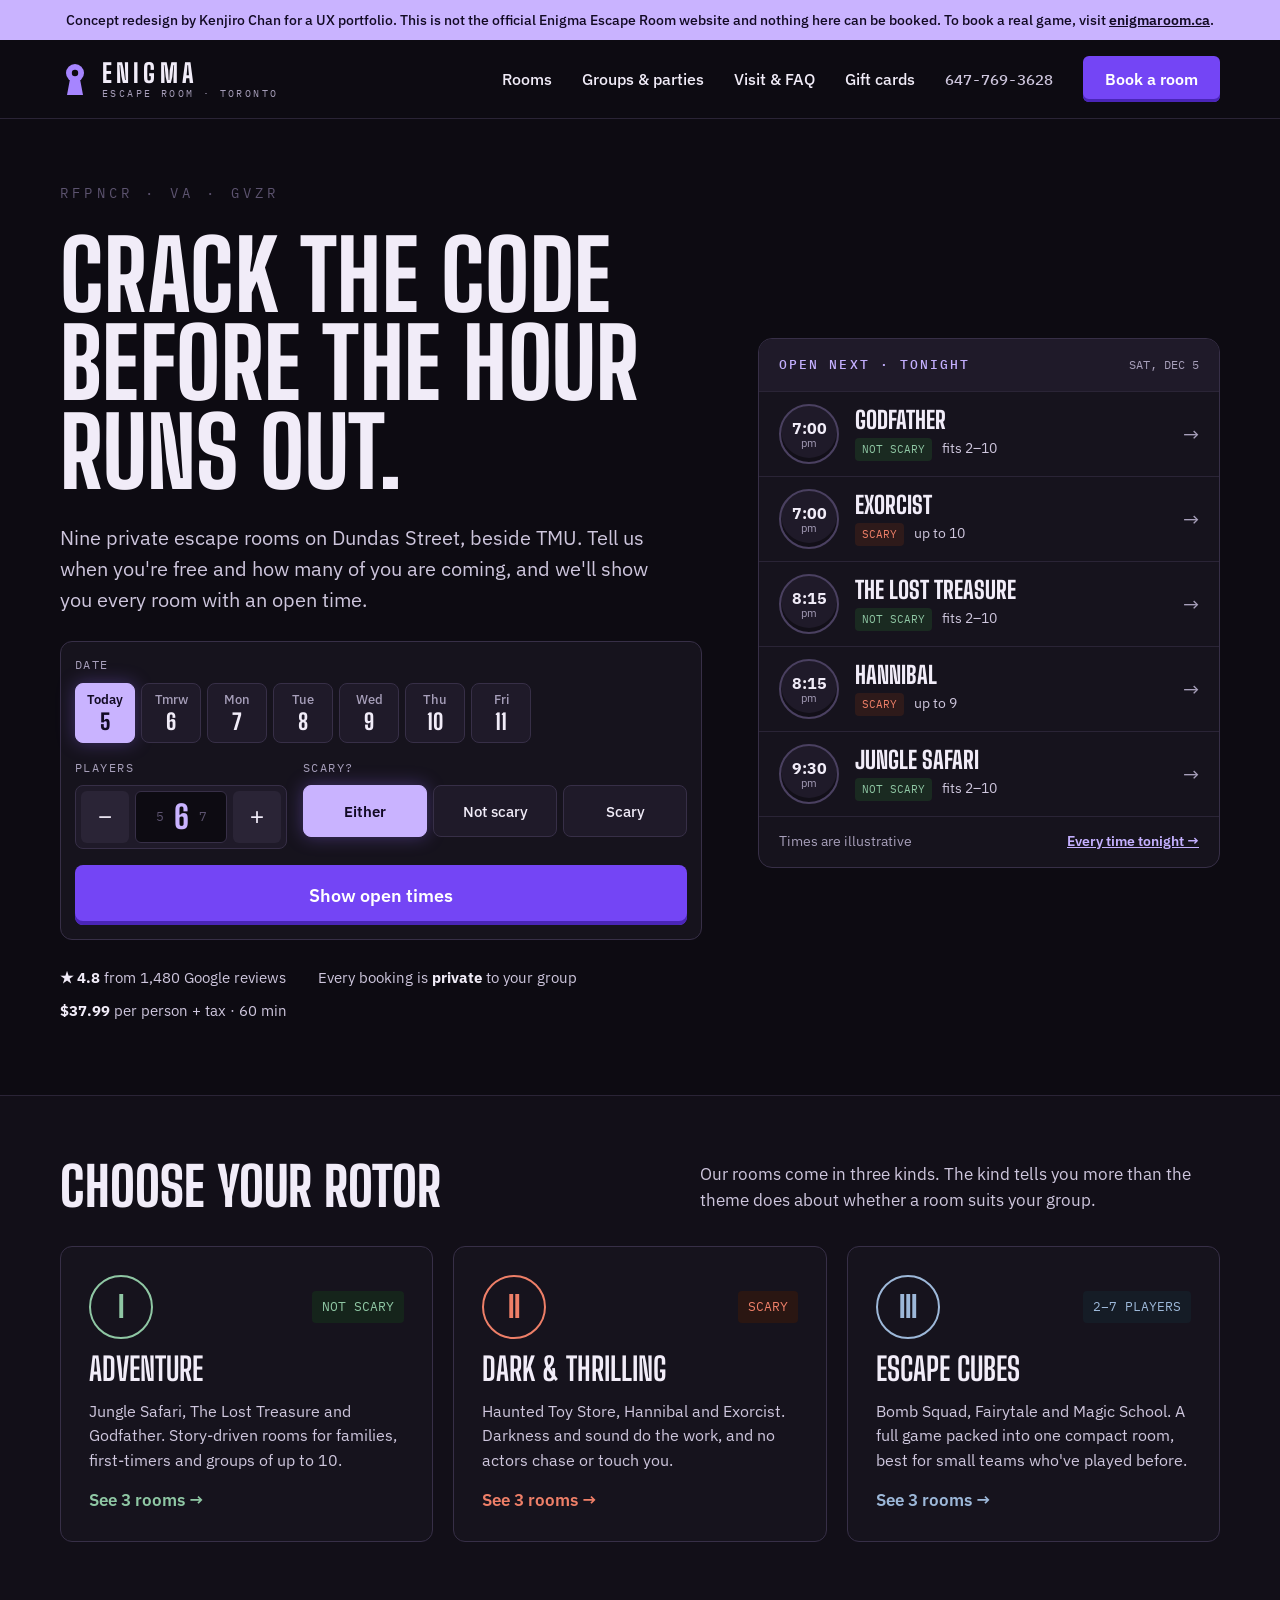
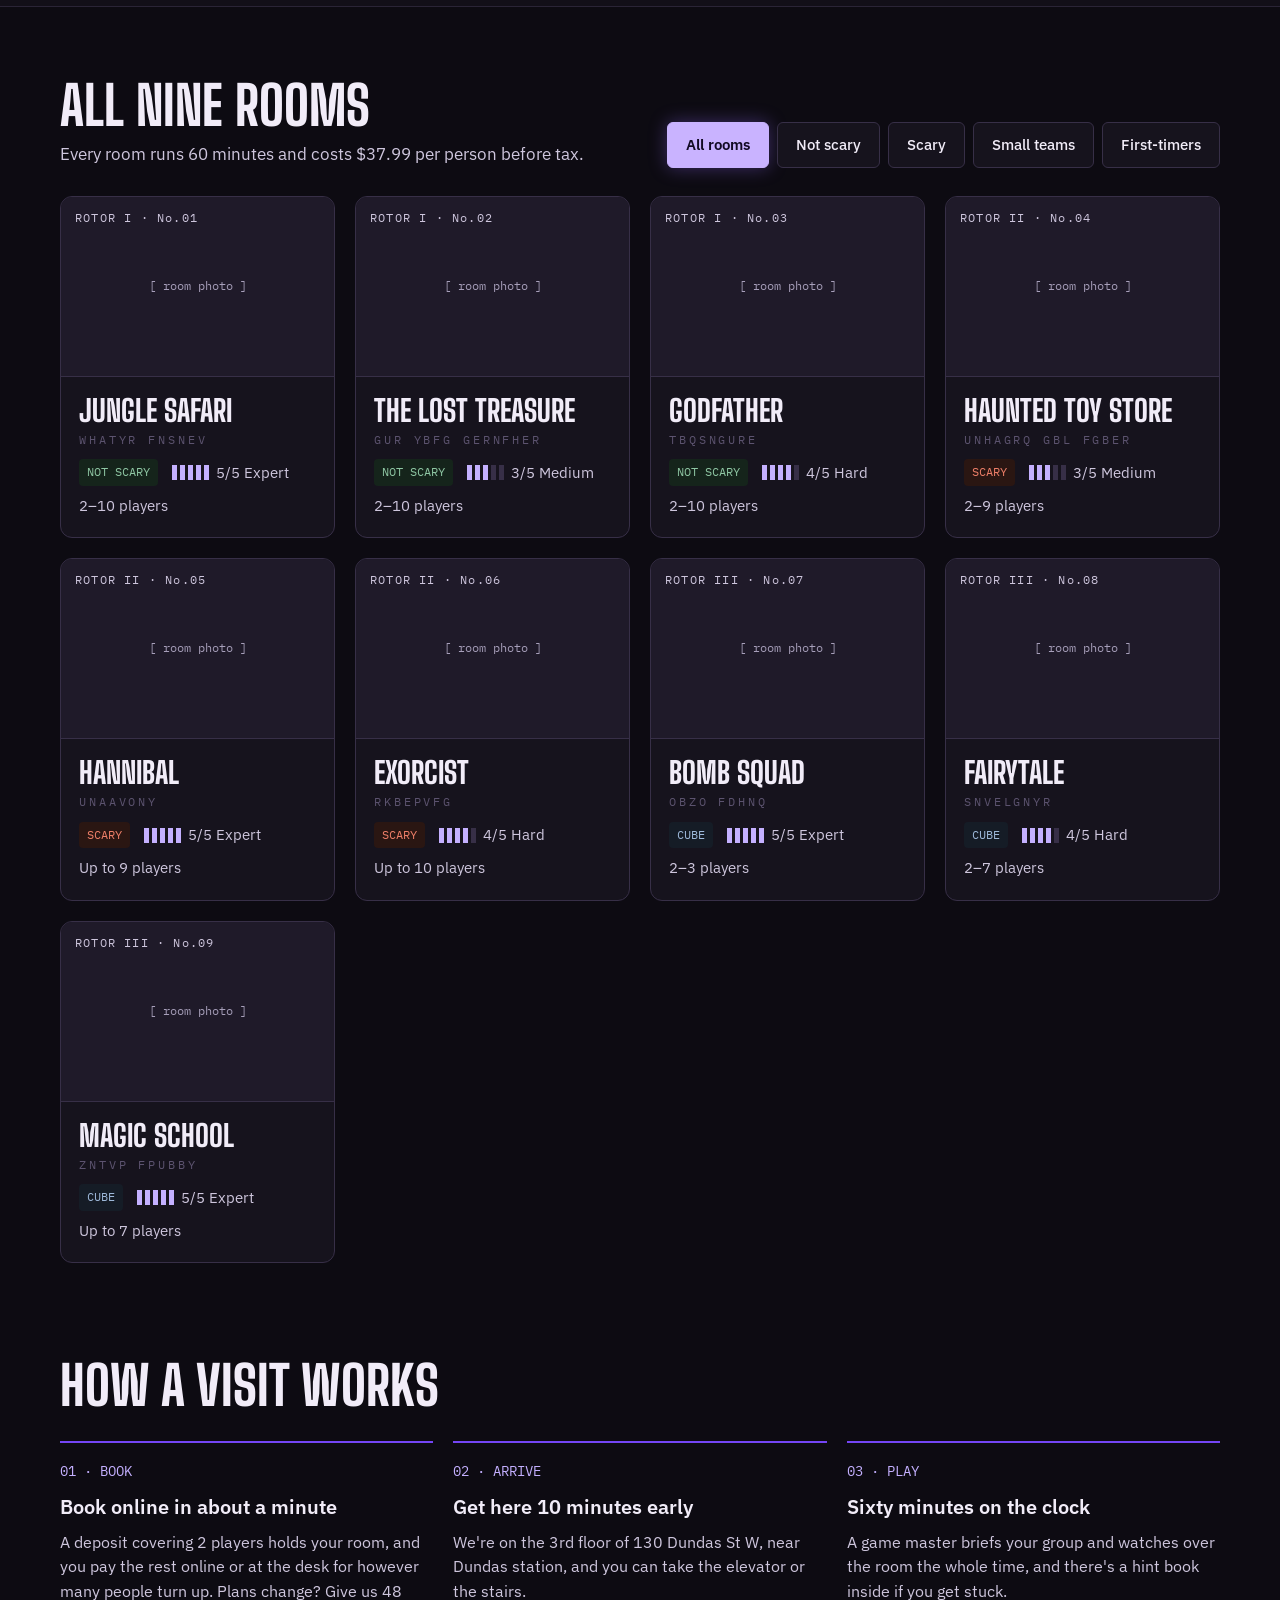
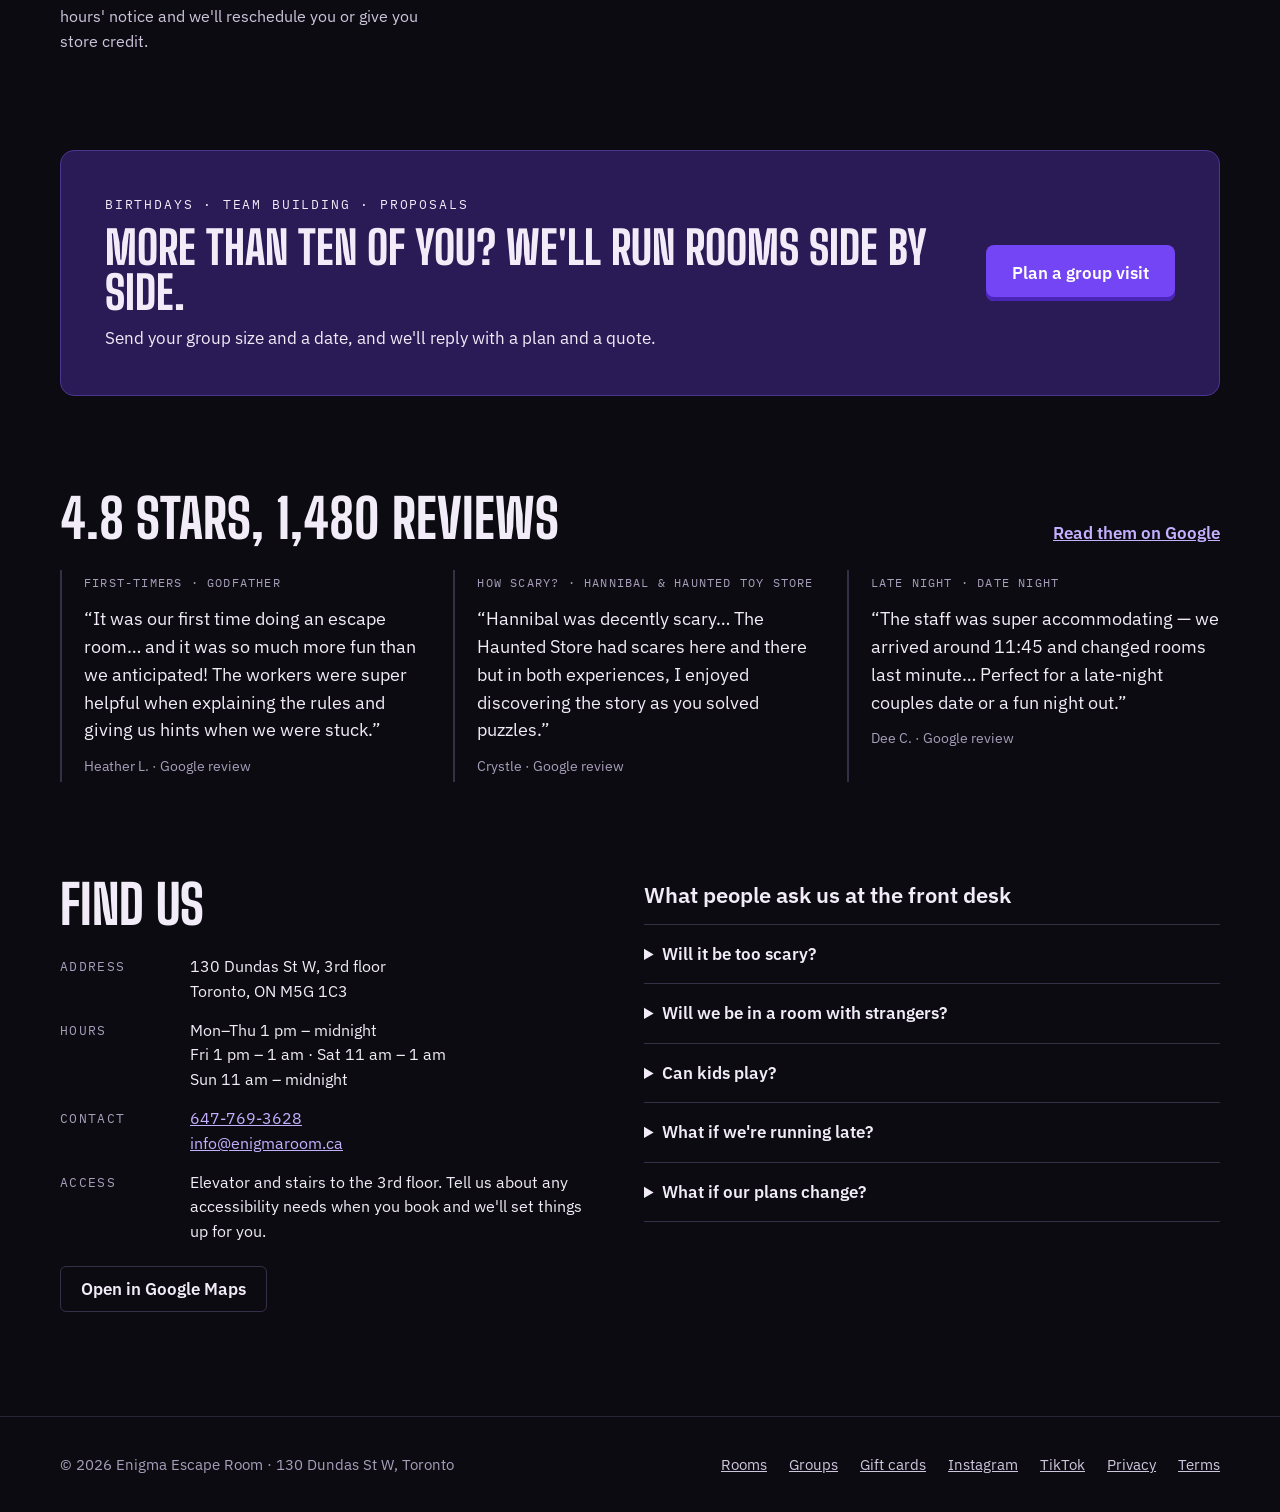
<file: index.html>
<!doctype html>
<html lang="en">
<head>
<meta charset="utf-8">
<meta name="viewport" content="width=device-width, initial-scale=1">
<meta name="robots" content="noindex, nofollow">
<title>Enigma Escape Room — Redesign concept by Kenjiro Chan</title>
<link rel="preconnect" href="https://fonts.googleapis.com">
<link href="https://fonts.googleapis.com/css2?family=Big+Shoulders+Display:wght@700;800&amp;family=IBM+Plex+Mono:wght@400;500&amp;family=IBM+Plex+Sans:wght@400;500;600&amp;display=swap" rel="stylesheet">
<style>
body{margin:0;background:#0D0B12}
a{color:#C4B0FF}a:hover{color:#DDD1FF}
*{box-sizing:border-box}
</style>
<link rel="stylesheet" href="mobile.css?v=4">
</head>
<body>
<div role="note" style="background: #C9B3FF; color: #120A24; font: 500 14px/1.45 'IBM Plex Sans', sans-serif; padding: 10px 20px; text-align: center"><span class="bfull">Concept redesign by Kenjiro Chan for a UX portfolio. This is not the official Enigma Escape Room website and nothing here can be booked. To book a real game, visit <a href="https://www.enigmaroom.ca" style="color: #120A24; font-weight: 600">enigmaroom.ca</a>.</span><span class="bshort">Portfolio concept by Kenjiro Chan, not the official site. Book real games at <a href="https://www.enigmaroom.ca" style="color: #120A24; font-weight: 600">enigmaroom.ca</a>.</span></div>
<div class="mhead">
<a href="index.html" class="logo" aria-label="Enigma Escape Room, home"><svg aria-hidden="true" width="20" height="25" viewBox="0 0 30 36" style="fill: #A685FF"><circle cx="15" cy="12" r="9"></circle><path d="M10 18 L20 18 L23 34 L7 34 Z"></path><circle cx="15" cy="12" r="3.2" style="fill: #0D0B12"></circle></svg>ENIGMA</a>
<div class="right">
<a href="tel:16477693628" class="iconbtn" aria-label="Call Enigma"><svg aria-hidden="true" width="18" height="18" viewBox="0 0 24 24" style="fill: none; stroke: currentColor; stroke-width: 1.8; stroke-linecap: round; stroke-linejoin: round"><path d="M5 3h4l2 5-2.5 1.5a11 11 0 0 0 6 6L16 13l5 2v4a2 2 0 0 1-2 2A16 16 0 0 1 3 5a2 2 0 0 1 2-2"></path></svg></a>
<details><summary><span><svg aria-hidden="true" width="16" height="12" viewBox="0 0 18 14" style="fill: none; stroke: currentColor; stroke-width: 1.8; stroke-linecap: round"><path d="M1 1h16M1 7h16M1 13h16"></path></svg>Menu</span></summary>
<nav aria-label="Mobile">
<a href="index.html#rooms">Rooms</a><a href="book.html">Book a room</a><a href="groups.html">Groups &amp; parties</a><a href="index.html#visit">Visit &amp; FAQ</a><a href="#">Gift cards</a><a href="tel:16477693628" class="call">Call 647-769-3628</a>
</nav></details>
</div>
</div>
<div style="background: #0D0B12; color: #F1ECF8; font-family: 'IBM Plex Sans', sans-serif; font-size: 17px; line-height: 1.55">

<header class="dhead" style="border-bottom: 1px solid #2A2436">
<nav aria-label="Main" style="max-width: 1240px; margin: 0 auto; padding: 16px 40px; display: flex; flex-wrap: wrap; align-items: center; justify-content: space-between; gap: 16px">
<a href="index.html" aria-label="Enigma Escape Room, home" style="display: flex; align-items: center; gap: 12px; text-decoration: none; color: #F1ECF8">
<svg aria-hidden="true" width="30" height="36" viewBox="0 0 30 36" style="fill: #A685FF"><circle cx="15" cy="12" r="9"></circle><path d="M10 18 L20 18 L23 34 L7 34 Z"></path><circle cx="15" cy="12" r="3.2" style="fill: #0D0B12"></circle></svg>
<span style="display: flex; flex-direction: column; line-height: 1"><span style="font-family: 'Big Shoulders Display', 'Oswald', sans-serif; font-weight: 800; letter-spacing: 0.16em; font-size: 26px">ENIGMA</span><span style="font-family: 'IBM Plex Mono', monospace; font-size: 10px; letter-spacing: 0.24em; color: #A79FBA; margin-top: 3px">ESCAPE ROOM · TORONTO</span></span>
</a>
<div style="display: flex; flex-wrap: wrap; align-items: center; gap: 30px; font-size: 16px; font-weight: 500">
<a href="#rooms" style="color: #F1ECF8; text-decoration: none">Rooms</a>
<a href="groups.html" style="color: #F1ECF8; text-decoration: none">Groups &amp; parties</a>
<a href="#visit" style="color: #F1ECF8; text-decoration: none">Visit &amp; FAQ</a>
<a href="#" style="color: #F1ECF8; text-decoration: none">Gift cards</a>
<a href="tel:16477693628" style="color: #CEC6DD; text-decoration: none; font-family: 'IBM Plex Mono', monospace; font-size: 15px">647-769-3628</a>
<a href="book.html" style="background: #7445F5; color: #FFFFFF; text-decoration: none; padding: 0 22px; border-radius: 6px; font-weight: 600; min-height: 46px; display: inline-flex; align-items: center; box-shadow: inset 0 -3px 0 #4A25B8">Book a room</a>
</div>
</nav>
</header>

<section class="hero" style="max-width: 1240px; margin: 0 auto; padding: 64px 40px 72px; display: flex; flex-wrap: wrap; gap: 56px; align-items: center">
<div style="flex: 1 1 580px; min-width: 0; display: flex; flex-direction: column; gap: 26px">
<p aria-hidden="true" class="cipher" style="margin: 0; font-family: 'IBM Plex Mono', monospace; font-size: 14px; letter-spacing: 0.3em; color: #5C536F">RFPNCR · VA · GVZR</p>
<h1 style="margin: 0; font-family: 'Big Shoulders Display', 'Oswald', sans-serif; font-weight: 800; font-size: 96px; line-height: 0.92; letter-spacing: 0.005em; text-transform: uppercase">Crack the code before the hour runs out.</h1>
<p style="margin: 0; font-size: 20px; color: #CEC6DD; max-width: 600px">Nine private escape rooms on Dundas Street, beside TMU. Tell us when you're free and how many of you are coming, and we'll show you every room with an open time.</p>

<form id="finder" aria-label="Find an open room" style="background: #16131D; border: 1px solid #372F47; border-radius: 12px; padding: 14px; display: flex; flex-direction: column; gap: 16px">
<div role="group" aria-labelledby="f-date-l" style="display: flex; flex-direction: column; gap: 8px"><span id="f-date-l" style="font-family: 'IBM Plex Mono', monospace; font-size: 12px; letter-spacing: 0.12em; color: #A79FBA">DATE</span><div id="f-days" class="chips" style="display: flex; flex-wrap: wrap; gap: 6px"></div></div>
<div style="display: flex; flex-wrap: wrap; gap: 16px">
<div role="group" aria-labelledby="f-pl-l" style="flex: 0 0 auto; display: flex; flex-direction: column; gap: 8px"><span id="f-pl-l" style="font-family: 'IBM Plex Mono', monospace; font-size: 12px; letter-spacing: 0.12em; color: #A79FBA">PLAYERS</span>
<div style="display: flex; align-items: center; gap: 6px; background: #1F1A29; border: 1px solid #372F47; border-radius: 8px; padding: 5px">
<button type="button" id="f-minus" aria-label="One fewer player" style="width: 48px; height: 52px; border: 0; border-radius: 6px; background: #2A2436; color: #F1ECF8; font-size: 24px; cursor: pointer">−</button>
<span style="width: 92px; height: 52px; border-radius: 6px; background: #0D0B12; border: 1px solid #372F47; display: flex; align-items: center; justify-content: center; gap: 10px"><span id="f-prev" aria-hidden="true" style="font-family: 'IBM Plex Mono', monospace; font-size: 13px; color: #5C536F">5</span><b id="f-num" aria-live="polite" style="font: 800 32px 'Big Shoulders Display', 'Oswald', sans-serif; color: #C9B3FF">6</b><span id="f-next" aria-hidden="true" style="font-family: 'IBM Plex Mono', monospace; font-size: 13px; color: #5C536F">7</span></span>
<button type="button" id="f-plus" aria-label="One more player" style="width: 48px; height: 52px; border: 0; border-radius: 6px; background: #2A2436; color: #F1ECF8; font-size: 24px; cursor: pointer">+</button>
</div></div>
<div role="group" aria-labelledby="f-sc-l" style="flex: 1 1 260px; display: flex; flex-direction: column; gap: 8px"><span id="f-sc-l" style="font-family: 'IBM Plex Mono', monospace; font-size: 12px; letter-spacing: 0.12em; color: #A79FBA">SCARY?</span><div id="f-vibes" style="display: grid; grid-template-columns: repeat(3, minmax(0, 1fr)); gap: 6px"></div></div>
</div>
<button type="submit" style="width: 100%; background: #7445F5; color: #FFFFFF; border: 0; border-radius: 8px; font: 600 18px 'IBM Plex Sans', sans-serif; min-height: 60px; cursor: pointer; box-shadow: inset 0 -4px 0 #4A25B8">Show open times</button>
</form>

<ul aria-label="Good to know" style="list-style: none; margin: 0; padding: 0; display: flex; flex-wrap: wrap; gap: 10px 32px; font-size: 15px; color: #CEC6DD">
<li><b style="color: #F1ECF8">★ 4.8</b> from 1,480 Google reviews</li>
<li>Every booking is <b style="color: #F1ECF8">private</b> to your group</li>
<li><b style="color: #F1ECF8">$37.99</b> per person + tax · 60 min</li>
</ul>
</div>

<aside aria-labelledby="next-h" style="flex: 1 1 400px; min-width: 0; background: #16131D; border: 1px solid #372F47; border-radius: 14px; overflow: hidden; align-self: center">
<div style="display: flex; justify-content: space-between; align-items: center; gap: 12px; padding: 16px 20px; background: #1F1A29">
<h2 id="next-h" style="margin: 0; font-family: 'IBM Plex Mono', monospace; font-weight: 500; font-size: 13px; letter-spacing: 0.16em; color: #C4B0FF">OPEN NEXT · TONIGHT</h2>
<span id="next-date" style="font-family: 'IBM Plex Mono', monospace; font-size: 12px; color: #A79FBA">TODAY</span>
</div>
<ul style="list-style: none; margin: 0; padding: 0">
<li style="border-top: 1px solid #2A2436"><a href="book.html" style="display: flex; align-items: center; gap: 16px; padding: 12px 20px; text-decoration: none; color: #F1ECF8; min-height: 84px">
<span style="flex: 0 0 60px; height: 60px; border-radius: 50%; border: 2px solid #4A4060; background: #1F1A29; box-shadow: inset 0 -4px 0 #120F18; display: flex; flex-direction: column; align-items: center; justify-content: center; line-height: 1"><b style="font-size: 16px">7:00</b><span style="font-size: 11px; color: #A79FBA; margin-top: 2px">pm</span></span>
<span style="flex: 1 1 auto; min-width: 0; display: flex; flex-direction: column; gap: 6px"><span style="font: 800 24px/1 'Big Shoulders Display', 'Oswald', sans-serif; text-transform: uppercase">Godfather</span><span style="display: flex; align-items: center; gap: 10px; font-size: 14px; color: #CEC6DD"><span style="font-family: 'IBM Plex Mono', monospace; font-size: 11px; padding: 3px 7px; border-radius: 4px; background: #1A2A21; color: #8FC7A4">NOT SCARY</span>fits 2–10</span></span>
<span aria-hidden="true" style="color: #A79FBA; font-size: 20px">→</span>
</a></li>
<li style="border-top: 1px solid #2A2436"><a href="book.html" style="display: flex; align-items: center; gap: 16px; padding: 12px 20px; text-decoration: none; color: #F1ECF8; min-height: 84px">
<span style="flex: 0 0 60px; height: 60px; border-radius: 50%; border: 2px solid #4A4060; background: #1F1A29; box-shadow: inset 0 -4px 0 #120F18; display: flex; flex-direction: column; align-items: center; justify-content: center; line-height: 1"><b style="font-size: 16px">7:00</b><span style="font-size: 11px; color: #A79FBA; margin-top: 2px">pm</span></span>
<span style="flex: 1 1 auto; min-width: 0; display: flex; flex-direction: column; gap: 6px"><span style="font: 800 24px/1 'Big Shoulders Display', 'Oswald', sans-serif; text-transform: uppercase">Exorcist</span><span style="display: flex; align-items: center; gap: 10px; font-size: 14px; color: #CEC6DD"><span style="font-family: 'IBM Plex Mono', monospace; font-size: 11px; padding: 3px 7px; border-radius: 4px; background: #2E1A1A; color: #EE7F68">SCARY</span>up to 10</span></span>
<span aria-hidden="true" style="color: #A79FBA; font-size: 20px">→</span>
</a></li>
<li style="border-top: 1px solid #2A2436"><a href="book.html" style="display: flex; align-items: center; gap: 16px; padding: 12px 20px; text-decoration: none; color: #F1ECF8; min-height: 84px">
<span style="flex: 0 0 60px; height: 60px; border-radius: 50%; border: 2px solid #4A4060; background: #1F1A29; box-shadow: inset 0 -4px 0 #120F18; display: flex; flex-direction: column; align-items: center; justify-content: center; line-height: 1"><b style="font-size: 16px">8:15</b><span style="font-size: 11px; color: #A79FBA; margin-top: 2px">pm</span></span>
<span style="flex: 1 1 auto; min-width: 0; display: flex; flex-direction: column; gap: 6px"><span style="font: 800 24px/1 'Big Shoulders Display', 'Oswald', sans-serif; text-transform: uppercase">The Lost Treasure</span><span style="display: flex; align-items: center; gap: 10px; font-size: 14px; color: #CEC6DD"><span style="font-family: 'IBM Plex Mono', monospace; font-size: 11px; padding: 3px 7px; border-radius: 4px; background: #1A2A21; color: #8FC7A4">NOT SCARY</span>fits 2–10</span></span>
<span aria-hidden="true" style="color: #A79FBA; font-size: 20px">→</span>
</a></li>
<li style="border-top: 1px solid #2A2436"><a href="book.html" style="display: flex; align-items: center; gap: 16px; padding: 12px 20px; text-decoration: none; color: #F1ECF8; min-height: 84px">
<span style="flex: 0 0 60px; height: 60px; border-radius: 50%; border: 2px solid #4A4060; background: #1F1A29; box-shadow: inset 0 -4px 0 #120F18; display: flex; flex-direction: column; align-items: center; justify-content: center; line-height: 1"><b style="font-size: 16px">8:15</b><span style="font-size: 11px; color: #A79FBA; margin-top: 2px">pm</span></span>
<span style="flex: 1 1 auto; min-width: 0; display: flex; flex-direction: column; gap: 6px"><span style="font: 800 24px/1 'Big Shoulders Display', 'Oswald', sans-serif; text-transform: uppercase">Hannibal</span><span style="display: flex; align-items: center; gap: 10px; font-size: 14px; color: #CEC6DD"><span style="font-family: 'IBM Plex Mono', monospace; font-size: 11px; padding: 3px 7px; border-radius: 4px; background: #2E1A1A; color: #EE7F68">SCARY</span>up to 9</span></span>
<span aria-hidden="true" style="color: #A79FBA; font-size: 20px">→</span>
</a></li>
<li style="border-top: 1px solid #2A2436"><a href="book.html" style="display: flex; align-items: center; gap: 16px; padding: 12px 20px; text-decoration: none; color: #F1ECF8; min-height: 84px">
<span style="flex: 0 0 60px; height: 60px; border-radius: 50%; border: 2px solid #4A4060; background: #1F1A29; box-shadow: inset 0 -4px 0 #120F18; display: flex; flex-direction: column; align-items: center; justify-content: center; line-height: 1"><b style="font-size: 16px">9:30</b><span style="font-size: 11px; color: #A79FBA; margin-top: 2px">pm</span></span>
<span style="flex: 1 1 auto; min-width: 0; display: flex; flex-direction: column; gap: 6px"><span style="font: 800 24px/1 'Big Shoulders Display', 'Oswald', sans-serif; text-transform: uppercase">Jungle Safari</span><span style="display: flex; align-items: center; gap: 10px; font-size: 14px; color: #CEC6DD"><span style="font-family: 'IBM Plex Mono', monospace; font-size: 11px; padding: 3px 7px; border-radius: 4px; background: #1A2A21; color: #8FC7A4">NOT SCARY</span>fits 2–10</span></span>
<span aria-hidden="true" style="color: #A79FBA; font-size: 20px">→</span>
</a></li>
</ul>
<div style="border-top: 1px solid #2A2436; padding: 14px 20px; display: flex; justify-content: space-between; align-items: center; font-size: 14px; color: #A79FBA"><span>Times are illustrative</span><a href="book.html" style="font-weight: 600">Every time tonight →</a></div>
</aside>
</section>

<section aria-labelledby="vibes-h" style="border-top: 1px solid #2A2436; border-bottom: 1px solid #2A2436; background: #120F18">
<div style="max-width: 1240px; margin: 0 auto; padding: 64px 40px">
<div style="display: flex; flex-wrap: wrap; justify-content: space-between; align-items: flex-end; gap: 16px; margin-bottom: 32px">
<h2 id="vibes-h" style="margin: 0; font-family: 'Big Shoulders Display', 'Oswald', sans-serif; font-weight: 800; font-size: 54px; line-height: 1; text-transform: uppercase">Choose your rotor</h2>
<p style="margin: 0; color: #CEC6DD; max-width: 520px">Our rooms come in three kinds. The kind tells you more than the theme does about whether a room suits your group.</p>
</div>
<div style="display: grid; grid-template-columns: repeat(auto-fit, minmax(300px, 1fr)); gap: 20px">
<a href="#rooms" style="text-decoration: none; color: #F1ECF8; border: 1px solid #372F47; border-radius: 12px; padding: 28px; display: flex; flex-direction: column; gap: 14px; background: #16131D">
<span style="display: flex; justify-content: space-between; align-items: center"><span style="width: 64px; height: 64px; border-radius: 50%; border: 2px solid #8FC7A4; display: inline-flex; align-items: center; justify-content: center; font-family: 'Big Shoulders Display', 'Oswald', sans-serif; font-weight: 800; font-size: 30px; color: #8FC7A4">I</span><span style="font-family: 'IBM Plex Mono', monospace; font-size: 13px; padding: 6px 10px; border-radius: 4px; background: #15241B; color: #8FC7A4">NOT SCARY</span></span>
<span style="font-family: 'Big Shoulders Display', 'Oswald', sans-serif; font-weight: 700; font-size: 32px; text-transform: uppercase; line-height: 1">Adventure</span>
<span style="color: #CEC6DD; font-size: 16px">Jungle Safari, The Lost Treasure and Godfather. Story-driven rooms for families, first-timers and groups of up to 10.</span>
<span style="font-weight: 600; color: #8FC7A4">See 3 rooms →</span>
</a>
<a href="#rooms" style="text-decoration: none; color: #F1ECF8; border: 1px solid #372F47; border-radius: 12px; padding: 28px; display: flex; flex-direction: column; gap: 14px; background: #16131D">
<span style="display: flex; justify-content: space-between; align-items: center"><span style="width: 64px; height: 64px; border-radius: 50%; border: 2px solid #EE7F68; display: inline-flex; align-items: center; justify-content: center; font-family: 'Big Shoulders Display', 'Oswald', sans-serif; font-weight: 800; font-size: 30px; color: #EE7F68">II</span><span style="font-family: 'IBM Plex Mono', monospace; font-size: 13px; padding: 6px 10px; border-radius: 4px; background: #2A1612; color: #EE7F68">SCARY</span></span>
<span style="font-family: 'Big Shoulders Display', 'Oswald', sans-serif; font-weight: 700; font-size: 32px; text-transform: uppercase; line-height: 1">Dark &amp; Thrilling</span>
<span style="color: #CEC6DD; font-size: 16px">Haunted Toy Store, Hannibal and Exorcist. Darkness and sound do the work, and no actors chase or touch you.</span>
<span style="font-weight: 600; color: #EE7F68">See 3 rooms →</span>
</a>
<a href="#rooms" style="text-decoration: none; color: #F1ECF8; border: 1px solid #372F47; border-radius: 12px; padding: 28px; display: flex; flex-direction: column; gap: 14px; background: #16131D">
<span style="display: flex; justify-content: space-between; align-items: center"><span style="width: 64px; height: 64px; border-radius: 50%; border: 2px solid #9DB8D9; display: inline-flex; align-items: center; justify-content: center; font-family: 'Big Shoulders Display', 'Oswald', sans-serif; font-weight: 800; font-size: 30px; color: #9DB8D9">III</span><span style="font-family: 'IBM Plex Mono', monospace; font-size: 13px; padding: 6px 10px; border-radius: 4px; background: #151C26; color: #9DB8D9">2–7 PLAYERS</span></span>
<span style="font-family: 'Big Shoulders Display', 'Oswald', sans-serif; font-weight: 700; font-size: 32px; text-transform: uppercase; line-height: 1">Escape Cubes</span>
<span style="color: #CEC6DD; font-size: 16px">Bomb Squad, Fairytale and Magic School. A full game packed into one compact room, best for small teams who've played before.</span>
<span style="font-weight: 600; color: #9DB8D9">See 3 rooms →</span>
</a>
</div>
</div>
</section>

<section id="rooms" aria-labelledby="rooms-h" style="max-width: 1240px; margin: 0 auto; padding: 72px 40px 24px">
<div style="display: flex; flex-wrap: wrap; justify-content: space-between; align-items: flex-end; gap: 16px; margin-bottom: 28px">
<div>
<h2 id="rooms-h" style="margin: 0 0 8px; font-family: 'Big Shoulders Display', 'Oswald', sans-serif; font-weight: 800; font-size: 54px; line-height: 1; text-transform: uppercase">All nine rooms</h2>
<p style="margin: 0; color: #CEC6DD">Every room runs 60 minutes and costs $37.99 per person before tax.</p>
</div>
<div role="group" aria-label="Filter rooms" id="filters" class="hscroll" style="display: flex; flex-wrap: wrap; gap: 8px"></div>
</div>
<div style="display: grid; grid-template-columns: repeat(auto-fill, minmax(270px, 1fr)); gap: 20px" id="rooms-grid"></div>
</section>

<section aria-labelledby="how-h" style="max-width: 1240px; margin: 0 auto; padding: 72px 40px 24px">
<h2 id="how-h" style="margin: 0 0 28px; font-family: 'Big Shoulders Display', 'Oswald', sans-serif; font-weight: 800; font-size: 54px; line-height: 1; text-transform: uppercase">How a visit works</h2>
<ol style="list-style: none; margin: 0; padding: 0; display: grid; grid-template-columns: repeat(auto-fit, minmax(280px, 1fr)); gap: 20px">
<li style="border-top: 2px solid #7445F5; padding-top: 18px; display: flex; flex-direction: column; gap: 8px"><span style="font-family: 'IBM Plex Mono', monospace; font-size: 14px; color: #C4B0FF">01 · BOOK</span><span style="font-size: 20px; font-weight: 600">Book online in about a minute</span><span style="color: #CEC6DD; font-size: 16px">A deposit covering 2 players holds your room, and you pay the rest online or at the desk for however many people turn up. Plans change? Give us 48 hours' notice and we'll reschedule you or give you store credit.</span></li>
<li style="border-top: 2px solid #7445F5; padding-top: 18px; display: flex; flex-direction: column; gap: 8px"><span style="font-family: 'IBM Plex Mono', monospace; font-size: 14px; color: #C4B0FF">02 · ARRIVE</span><span style="font-size: 20px; font-weight: 600">Get here 10 minutes early</span><span style="color: #CEC6DD; font-size: 16px">We're on the 3rd floor of 130 Dundas St W, near Dundas station, and you can take the elevator or the stairs.</span></li>
<li style="border-top: 2px solid #7445F5; padding-top: 18px; display: flex; flex-direction: column; gap: 8px"><span style="font-family: 'IBM Plex Mono', monospace; font-size: 14px; color: #C4B0FF">03 · PLAY</span><span style="font-size: 20px; font-weight: 600">Sixty minutes on the clock</span><span style="color: #CEC6DD; font-size: 16px">A game master briefs your group and watches over the room the whole time, and there's a hint book inside if you get stuck.</span></li>
</ol>
</section>

<section aria-labelledby="groups-h" style="max-width: 1240px; margin: 0 auto; padding: 72px 40px 24px">
<div style="background: #2A1A55; color: #F1ECF8; border-radius: 14px; border: 1px solid #4A3590; padding: 44px; display: flex; flex-wrap: wrap; gap: 32px; align-items: center; justify-content: space-between">
<div style="flex: 1 1 520px; min-width: 0; display: flex; flex-direction: column; gap: 10px">
<p style="margin: 0; font-family: 'IBM Plex Mono', monospace; font-size: 13px; letter-spacing: 0.14em">BIRTHDAYS · TEAM BUILDING · PROPOSALS</p>
<h2 id="groups-h" style="margin: 0; font-family: 'Big Shoulders Display', 'Oswald', sans-serif; font-weight: 800; font-size: 46px; line-height: 0.98; text-transform: uppercase">More than ten of you? We'll run rooms side by side.</h2>
<p style="margin: 0; font-size: 17px">Send your group size and a date, and we'll reply with a plan and a quote.</p>
</div>
<a href="groups.html" style="background: #7445F5; color: #FFFFFF; text-decoration: none; padding: 0 26px; box-shadow: inset 0 -4px 0 #4A25B8; border-radius: 8px; font-weight: 600; min-height: 56px; display: inline-flex; align-items: center">Plan a group visit</a>
</div>
</section>

<section aria-labelledby="rev-h" style="max-width: 1240px; margin: 0 auto; padding: 72px 40px 24px">
<div style="display: flex; flex-wrap: wrap; justify-content: space-between; align-items: flex-end; gap: 16px; margin-bottom: 24px">
<h2 id="rev-h" style="margin: 0; font-family: 'Big Shoulders Display', 'Oswald', sans-serif; font-weight: 800; font-size: 54px; line-height: 1; text-transform: uppercase">4.8 stars, 1,480 reviews</h2>
<a href="#" style="font-weight: 600">Read them on Google</a>
</div>
<div style="display: grid; grid-template-columns: repeat(auto-fit, minmax(300px, 1fr)); gap: 20px">
<figure style="margin: 0; border-left: 2px solid #372F47; padding: 4px 0 4px 22px; display: flex; flex-direction: column; gap: 12px"><span style="font-family: 'IBM Plex Mono', monospace; font-size: 12px; letter-spacing: 0.1em; color: #A79FBA">FIRST-TIMERS · GODFATHER</span><blockquote style="margin: 0; font-size: 18px">“It was our first time doing an escape room… and it was so much more fun than we anticipated! The workers were super helpful when explaining the rules and giving us hints when we were stuck.”</blockquote><figcaption style="color: #A79FBA; font-size: 14px">Heather L. · Google review</figcaption></figure>
<figure style="margin: 0; border-left: 2px solid #372F47; padding: 4px 0 4px 22px; display: flex; flex-direction: column; gap: 12px"><span style="font-family: 'IBM Plex Mono', monospace; font-size: 12px; letter-spacing: 0.1em; color: #A79FBA">HOW SCARY? · HANNIBAL &amp; HAUNTED TOY STORE</span><blockquote style="margin: 0; font-size: 18px">“Hannibal was decently scary… The Haunted Store had scares here and there but in both experiences, I enjoyed discovering the story as you solved puzzles.”</blockquote><figcaption style="color: #A79FBA; font-size: 14px">Crystle · Google review</figcaption></figure>
<figure style="margin: 0; border-left: 2px solid #372F47; padding: 4px 0 4px 22px; display: flex; flex-direction: column; gap: 12px"><span style="font-family: 'IBM Plex Mono', monospace; font-size: 12px; letter-spacing: 0.1em; color: #A79FBA">LATE NIGHT · DATE NIGHT</span><blockquote style="margin: 0; font-size: 18px">“The staff was super accommodating — we arrived around 11:45 and changed rooms last minute… Perfect for a late-night couples date or a fun night out.”</blockquote><figcaption style="color: #A79FBA; font-size: 14px">Dee C. · Google review</figcaption></figure>
</div>
</section>

<section id="visit" aria-labelledby="visit-h" style="max-width: 1240px; margin: 0 auto; padding: 72px 40px 24px; display: flex; flex-wrap: wrap; gap: 48px">
<div style="flex: 1 1 420px; min-width: 0; display: flex; flex-direction: column; gap: 22px">
<h2 id="visit-h" style="margin: 0; font-family: 'Big Shoulders Display', 'Oswald', sans-serif; font-weight: 800; font-size: 54px; line-height: 1; text-transform: uppercase">Find us</h2>
<dl style="margin: 0; display: grid; grid-template-columns: 110px 1fr; gap: 14px 20px; font-size: 16px">
<dt style="font-family: 'IBM Plex Mono', monospace; font-size: 13px; letter-spacing: 0.1em; color: #A79FBA; padding-top: 3px">ADDRESS</dt><dd style="margin: 0">130 Dundas St W, 3rd floor<br>Toronto, ON M5G 1C3</dd>
<dt style="font-family: 'IBM Plex Mono', monospace; font-size: 13px; letter-spacing: 0.1em; color: #A79FBA; padding-top: 3px">HOURS</dt><dd style="margin: 0">Mon–Thu 1 pm – midnight<br>Fri 1 pm – 1 am · Sat 11 am – 1 am<br>Sun 11 am – midnight</dd>
<dt style="font-family: 'IBM Plex Mono', monospace; font-size: 13px; letter-spacing: 0.1em; color: #A79FBA; padding-top: 3px">CONTACT</dt><dd style="margin: 0"><a href="tel:16477693628">647-769-3628</a><br><a href="mailto:info@enigmaroom.ca">info@enigmaroom.ca</a></dd>
<dt style="font-family: 'IBM Plex Mono', monospace; font-size: 13px; letter-spacing: 0.1em; color: #A79FBA; padding-top: 3px">ACCESS</dt><dd style="margin: 0">Elevator and stairs to the 3rd floor. Tell us about any accessibility needs when you book and we'll set things up for you.</dd>
</dl>
<a href="#" style="align-self: flex-start; border: 1px solid #372F47; color: #F1ECF8; text-decoration: none; padding: 0 20px; border-radius: 6px; min-height: 46px; display: inline-flex; align-items: center; font-weight: 600">Open in Google Maps</a>
</div>
<div style="flex: 1 1 460px; min-width: 0; display: flex; flex-direction: column">
<h3 style="margin: 0 0 12px; font-size: 22px; font-weight: 600">What people ask us at the front desk</h3>
<details style="border-top: 1px solid #372F47; padding: 16px 0"><summary style="cursor: pointer; font-weight: 600; font-size: 17px">Will it be too scary?</summary><p style="margin: 10px 0 0; color: #CEC6DD">Only the three Rotor II rooms are scary, and none use actors who chase or touch you. The other six aren't scary at all.</p></details>
<details style="border-top: 1px solid #372F47; padding: 16px 0"><summary style="cursor: pointer; font-weight: 600; font-size: 17px">Will we be in a room with strangers?</summary><p style="margin: 10px 0 0; color: #CEC6DD">No. Every booking is private, so the only people in your room are the ones you bring.</p></details>
<details style="border-top: 1px solid #372F47; padding: 16px 0"><summary style="cursor: pointer; font-weight: 600; font-size: 17px">Can kids play?</summary><p style="margin: 10px 0 0; color: #CEC6DD">Yes. Players aged 10 and under need an adult (18+) in the room with them.</p></details>
<details style="border-top: 1px solid #372F47; padding: 16px 0"><summary style="cursor: pointer; font-weight: 600; font-size: 17px">What if we're running late?</summary><p style="margin: 10px 0 0; color: #CEC6DD">Call us as soon as you know. [State exactly how a late arrival affects game time.]</p></details>
<details style="border-top: 1px solid #372F47; border-bottom: 1px solid #372F47; padding: 16px 0"><summary style="cursor: pointer; font-weight: 600; font-size: 17px">What if our plans change?</summary><p style="margin: 10px 0 0; color: #CEC6DD">Let us know at least 48 hours before your booking and we'll move you to another time or give you store credit for a future visit.</p></details>
</div>
</section>

<footer style="margin-top: 80px; border-top: 1px solid #2A2436">
<div style="max-width: 1240px; margin: 0 auto; padding: 36px 40px; display: flex; flex-wrap: wrap; gap: 20px 48px; justify-content: space-between; align-items: center; font-size: 15px; color: #A79FBA">
<span>© 2026 Enigma Escape Room · 130 Dundas St W, Toronto</span>
<nav aria-label="Footer" style="display: flex; flex-wrap: wrap; gap: 22px"><a href="#rooms" style="color: #CEC6DD">Rooms</a><a href="groups.html" style="color: #CEC6DD">Groups</a><a href="#" style="color: #CEC6DD">Gift cards</a><a href="#" style="color: #CEC6DD">Instagram</a><a href="#" style="color: #CEC6DD">TikTok</a><a href="#" style="color: #CEC6DD">Privacy</a><a href="#" style="color: #CEC6DD">Terms</a></nav>
</div>
</footer>
</div>
<div class="mbar"><span class="meta"><b>From $37.99 pp</b><span>+ tax · 60 min · private rooms</span></span><a href="book.html" class="go">Book a room</a></div>
<script>
document.querySelectorAll('form').forEach(f=>f.addEventListener('submit',e=>e.preventDefault()));
document.querySelectorAll('a[href="#"]').forEach(a=>a.addEventListener('click',e=>e.preventDefault()));

const rot13=s=>s.toUpperCase().replace(/[A-Z]/g,c=>String.fromCharCode((c.charCodeAt(0)-52)%26+65));
const V={adv:{rotor:'I',tag:'NOT SCARY',bg:'#15241B',fg:'#8FC7A4'},dark:{rotor:'II',tag:'SCARY',bg:'#2A1612',fg:'#EE7F68'},cube:{rotor:'III',tag:'CUBE',bg:'#151C26',fg:'#9DB8D9'}};
const W={3:'Medium',4:'Hard',5:'Expert'};
const ROOMS=[['01','Jungle Safari','adv',5,'2–10 players'],['02','The Lost Treasure','adv',3,'2–10 players'],['03','Godfather','adv',4,'2–10 players'],['04','Haunted Toy Store','dark',3,'2–9 players'],['05','Hannibal','dark',5,'Up to 9 players'],['06','Exorcist','dark',4,'Up to 10 players'],['07','Bomb Squad','cube',5,'2–3 players'],['08','Fairytale','cube',4,'2–7 players'],['09','Magic School','cube',5,'Up to 7 players']];
const DEFS=[['all','All rooms'],['adv','Not scary'],['dark','Scary'],['cube','Small teams'],['easy','First-timers']];
let filter='all';
function render(){
 document.getElementById('filters').innerHTML=DEFS.map(([id,l])=>id===filter
  ?`<button type="button" aria-pressed="true" data-f="${id}" style="min-height: 46px; padding: 0 18px; border-radius: 6px; border: 1px solid #C9B3FF; background: #C9B3FF; color: #120A24; font: 600 15px 'IBM Plex Sans', sans-serif; cursor: pointer; box-shadow: 0 0 18px rgba(150,110,255,0.35)">${l}</button>`
  :`<button type="button" aria-pressed="false" data-f="${id}" style="min-height: 46px; padding: 0 18px; border-radius: 6px; border: 1px solid #372F47; background: #16131D; color: #F1ECF8; font: 500 15px 'IBM Plex Sans', sans-serif; cursor: pointer">${l}</button>`).join('');
 const keep=(k,d)=>filter==='all'||filter===k||(filter==='easy'&&d<=3);
 document.getElementById('rooms-grid').innerHTML=ROOMS.filter(r=>keep(r[2],r[3])).map(([no,name,k,d,p])=>{const v=V[k];
  const bars=[1,2,3,4,5].map(i=>`<span style="width: 5px; height: 15px; background: ${i<=d?'#C4B0FF':'#372F47'}; display: inline-block"></span>`).join('');
  return `<a href="room.html" class="room-card" style="text-decoration: none; color: #F1ECF8; background: #16131D; border: 1px solid #372F47; border-radius: 12px; overflow: hidden; display: flex; flex-direction: column">
<div class="room-img" style="height: 180px; background: #1F1A29; position: relative; display: flex; align-items: center; justify-content: center; border-bottom: 1px solid #372F47"><span class="rotor" style="position: absolute; left: 14px; top: 12px; font-family: 'IBM Plex Mono', monospace; font-size: 12px; letter-spacing: 0.1em; color: #CEC6DD">ROTOR ${v.rotor} · No.${no}</span><span style="font-family: 'IBM Plex Mono', monospace; font-size: 12px; color: #A79FBA">[ room photo ]</span></div>
<div style="padding: 18px 18px 20px; display: flex; flex-direction: column; gap: 10px"><span class="rname" style="font-family: 'Big Shoulders Display', 'Oswald', sans-serif; font-weight: 800; font-size: 30px; line-height: 1; text-transform: uppercase">${name}</span><span aria-hidden="true" class="rcipher" style="font-family: 'IBM Plex Mono', monospace; font-size: 12px; letter-spacing: 0.24em; color: #5C536F; margin-top: -4px">${rot13(name)}</span>
<span style="display: flex; flex-wrap: wrap; align-items: center; gap: 8px 14px; font-size: 15px; color: #CEC6DD"><span style="font-family: 'IBM Plex Mono', monospace; font-size: 12px; padding: 4px 8px; border-radius: 4px; background: ${v.bg}; color: ${v.fg}">${v.tag}</span><span style="display: inline-flex; align-items: center; gap: 7px"><span aria-hidden="true" style="display: inline-flex; gap: 3px">${bars}</span>${d}/5 ${W[d]}</span><span>${p}</span></span></div></a>`}).join('');
 document.querySelectorAll('#filters button').forEach(b=>b.onclick=()=>{filter=b.dataset.f;render();});
}
render();

(function(){
 const MON=['Jan','Feb','Mar','Apr','May','Jun','Jul','Aug','Sep','Oct','Nov','Dec'], DOW=['Sun','Mon','Tue','Wed','Thu','Fri','Sat'];
 const days=Array.from({length:7},(_,i)=>{const t=new Date();t.setDate(t.getDate()+i);return {top:i===0?'Today':(i===1?'Tmrw':DOW[t.getDay()]),num:t.getDate(),full:DOW[t.getDay()]+', '+MON[t.getMonth()]+' '+t.getDate()};});
 const F={day:0,players:6,vibe:'any'};
 const on='border: 1px solid #C9B3FF; background: #C9B3FF; color: #120A24; font-weight: 600; box-shadow: 0 0 18px rgba(150,110,255,0.35)';
 const off='border: 1px solid #372F47; background: #1F1A29; color: #F1ECF8; font-weight: 500';
 function draw(){
  document.getElementById('f-days').innerHTML=days.map((d,i)=>`<button type="button" data-i="${i}" aria-pressed="${F.day===i}" aria-label="${d.full}" style="width: 60px; min-height: 60px; border-radius: 8px; ${F.day===i?on:off}; font-family: 'IBM Plex Sans', sans-serif; font-size: 13px; cursor: pointer; display: flex; flex-direction: column; align-items: center; justify-content: center"><span ${F.day===i?'':'style="color: #A79FBA"'}>${d.top}</span><b style="font: 800 22px 'Big Shoulders Display', 'Oswald', sans-serif">${d.num}</b></button>`).join('');
  document.getElementById('f-vibes').innerHTML=[['any','Either'],['adv','Not scary'],['dark','Scary']].map(([v,l])=>`<button type="button" data-v="${v}" aria-pressed="${F.vibe===v}" style="min-height: 52px; border-radius: 8px; ${F.vibe===v?on:off}; font-family: 'IBM Plex Sans', sans-serif; font-size: 15px; cursor: pointer">${l}</button>`).join('');
  document.getElementById('f-num').textContent=F.players;
  document.getElementById('f-prev').textContent=F.players>2?F.players-1:'';
  document.getElementById('f-next').textContent=F.players<10?F.players+1:'';
  document.getElementById('f-minus').disabled=F.players<=2; document.getElementById('f-plus').disabled=F.players>=10;
  document.querySelectorAll('#f-days [data-i]').forEach(b=>b.onclick=()=>{F.day=+b.dataset.i;draw();});
  document.querySelectorAll('#f-vibes [data-v]').forEach(b=>b.onclick=()=>{F.vibe=b.dataset.v;draw();});
 }
 document.getElementById('f-minus').onclick=()=>{F.players=Math.max(2,F.players-1);draw();};
 document.getElementById('f-plus').onclick=()=>{F.players=Math.min(10,F.players+1);draw();};
 document.getElementById('finder').addEventListener('submit',e=>{e.preventDefault();location.href=`book.html?d=${F.day}&p=${F.players}&v=${F.vibe}`;});
 draw();
 const nd=document.getElementById('next-date'); if(nd) nd.textContent=days[0].full.toUpperCase();
})();

</script>
</body>
</html>
</file>
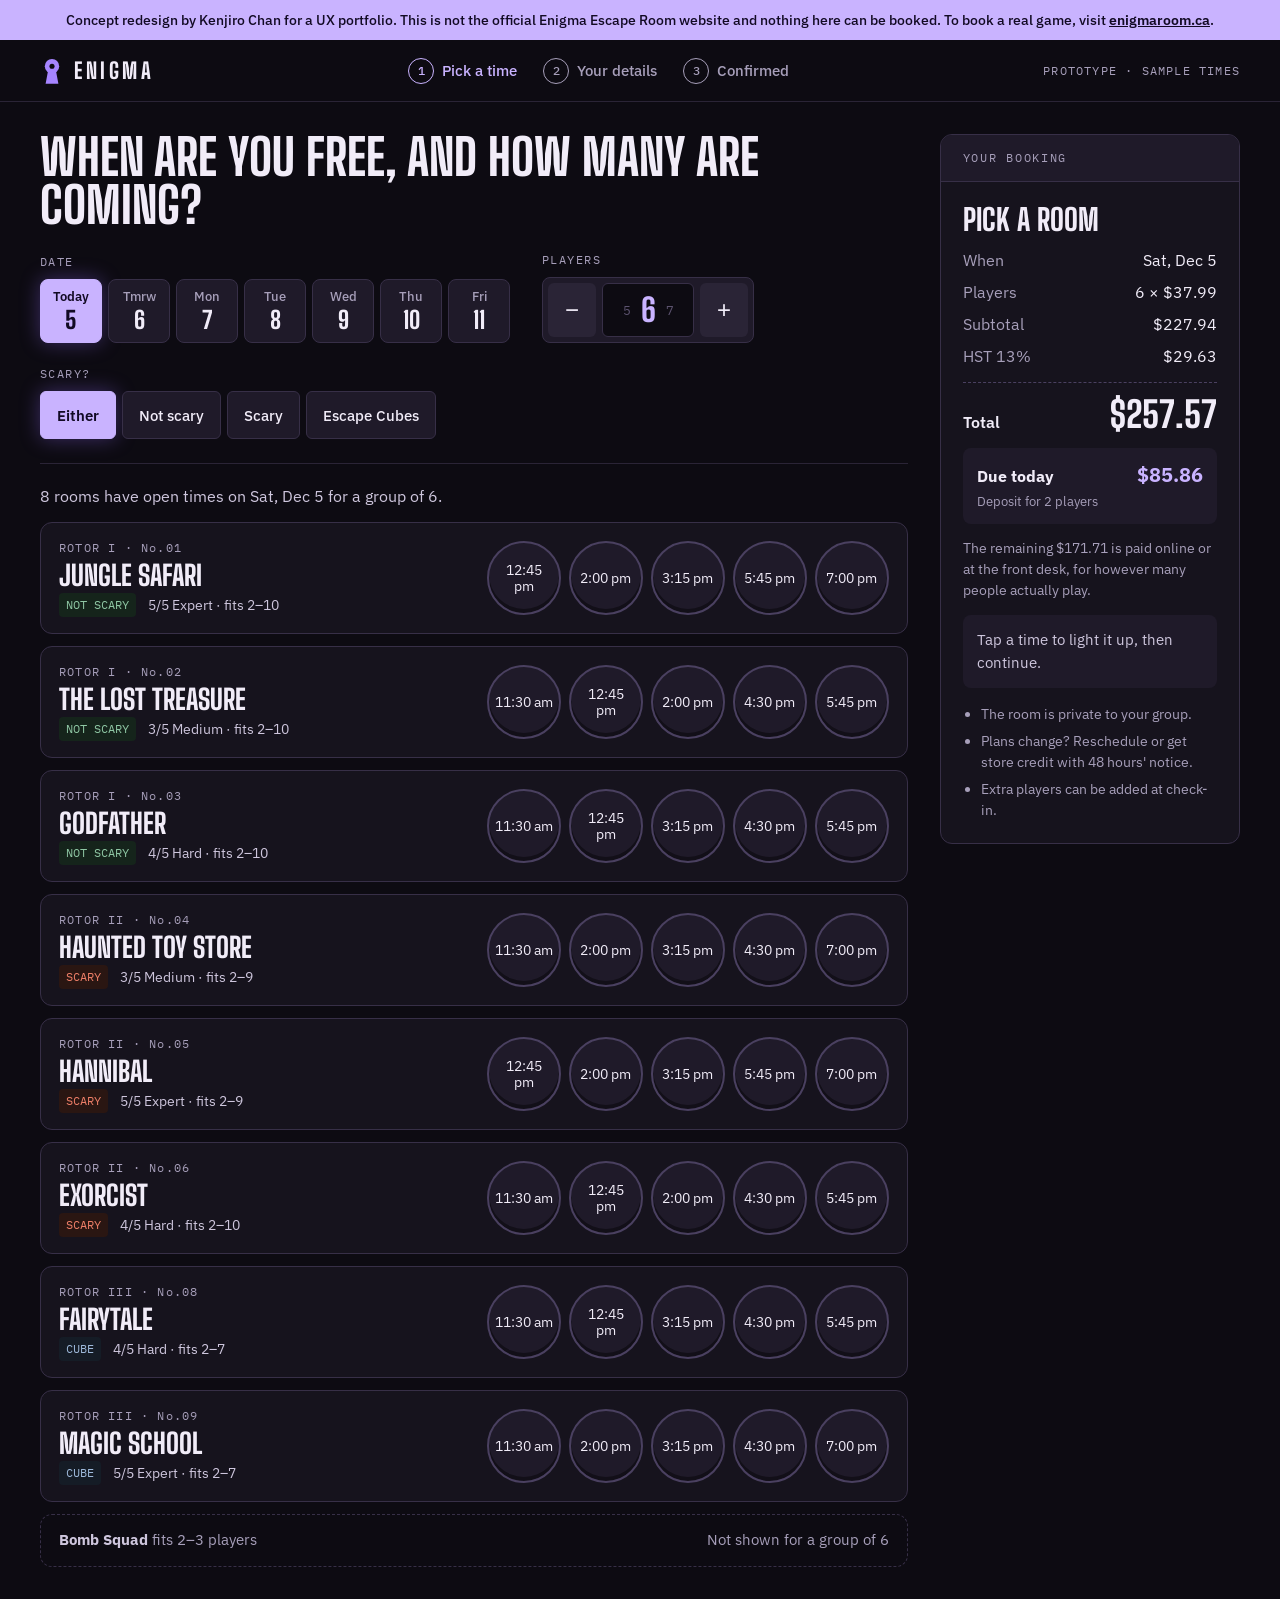
<file: book.html>
<!doctype html>
<html lang="en">
<head>
<meta charset="utf-8">
<meta name="viewport" content="width=device-width, initial-scale=1">
<meta name="robots" content="noindex, nofollow">
<title>Book a room — Enigma redesign concept</title>
<link href="https://fonts.googleapis.com/css2?family=Big+Shoulders+Display:wght@700;800&amp;family=IBM+Plex+Mono:wght@400;500&amp;family=IBM+Plex+Sans:wght@400;500;600&amp;display=swap" rel="stylesheet">
<style>
body{margin:0;background:#0D0B12}
a{color:#C4B0FF}a:hover{color:#DDD1FF}
*{box-sizing:border-box}
.mono{font-family:'IBM Plex Mono',monospace}
.disp{font-family:'Big Shoulders Display','Oswald',sans-serif;font-weight:800;text-transform:uppercase}
.lbl{font-family:'IBM Plex Mono',monospace;font-size:12px;letter-spacing:.12em;color:#A79FBA}
.key{cursor:pointer;font-family:'IBM Plex Sans',sans-serif}
.key.on{border:1px solid #C9B3FF;background:#C9B3FF;color:#120A24;font-weight:600;box-shadow:0 0 20px rgba(150,110,255,.35)}
.key.off{border:1px solid #372F47;background:#1F1A29;color:#F1ECF8;font-weight:500}
.day{width:62px;min-height:64px;border-radius:8px;display:flex;flex-direction:column;align-items:center;justify-content:center;font-size:13px}
.day b{font:800 24px 'Big Shoulders Display','Oswald',sans-serif}
.chip{min-height:48px;padding:0 16px;border-radius:6px;font-size:15px}
.lamp{width:74px;height:74px;border-radius:50%;font-size:14px;line-height:1.15;cursor:pointer;font-family:'IBM Plex Sans',sans-serif}
.lamp.off{border:2px solid #4A4060;background:#1F1A29;color:#F1ECF8;box-shadow:inset 0 -4px 0 #120F18}
.lamp.on{border:2px solid #EFE7FF;background:#C9B3FF;color:#120A24;font-weight:600;box-shadow:0 0 26px rgba(150,110,255,.55)}
.btn{min-height:56px;padding:0 30px;border:0;border-radius:8px;background:#7445F5;color:#fff;font:600 17px 'IBM Plex Sans',sans-serif;cursor:pointer;box-shadow:inset 0 -4px 0 #4A25B8;text-decoration:none;display:inline-flex;align-items:center;justify-content:center}
input[type=text],input[type=tel],input[type=email]{min-height:50px;padding:0 14px;border-radius:8px;border:1px solid #4A4060;background:#16131D;color:#F1ECF8;font:17px 'IBM Plex Sans',sans-serif}
:focus-visible{outline:3px solid #C9B3FF;outline-offset:2px}
@media (max-width:720px){h1{font-size:40px !important}.wrap{padding:24px 18px !important}}
</style>
<link rel="stylesheet" href="mobile.css?v=4">
<style>@media (max-width:720px){.slots{flex-wrap:nowrap !important;overflow-x:auto !important;width:100%;scrollbar-width:none}.slots::-webkit-scrollbar{display:none}.slots>*{flex:0 0 auto}}</style>
</head>
<body>
<div role="note" style="background: #C9B3FF; color: #120A24; font: 500 14px/1.45 'IBM Plex Sans', sans-serif; padding: 10px 20px; text-align: center"><span class="bfull">Concept redesign by Kenjiro Chan for a UX portfolio. This is not the official Enigma Escape Room website and nothing here can be booked. To book a real game, visit <a href="https://www.enigmaroom.ca" style="color: #120A24; font-weight: 600">enigmaroom.ca</a>.</span><span class="bshort">Portfolio concept by Kenjiro Chan, not the official site. Book real games at <a href="https://www.enigmaroom.ca" style="color: #120A24; font-weight: 600">enigmaroom.ca</a>.</span></div>
<div style="background: #0D0B12; color: #F1ECF8; font-family: 'IBM Plex Sans', sans-serif; font-size: 16px; line-height: 1.5; min-height: 100vh">
<header style="border-bottom: 1px solid #2A2436; position: sticky; top: 0; z-index: 20; background: #0D0B12">
<div class="bk-head" style="max-width: 1280px; margin: 0 auto; padding: 14px 40px; display: flex; flex-wrap: wrap; align-items: center; justify-content: space-between; gap: 16px">
<a href="index.html" aria-label="Enigma, home" style="display: flex; align-items: center; gap: 10px; text-decoration: none; color: #F1ECF8"><svg aria-hidden="true" width="24" height="30" viewBox="0 0 30 36" style="fill: #A685FF"><circle cx="15" cy="12" r="9"></circle><path d="M10 18 L20 18 L23 34 L7 34 Z"></path><circle cx="15" cy="12" r="3.2" style="fill: #0D0B12"></circle></svg><span class="disp" style="letter-spacing: 0.16em; font-size: 22px">ENIGMA</span></a>
<ol id="steps" class="bk-steps" aria-label="Booking steps" style="list-style: none; margin: 0; padding: 0; display: flex; flex-wrap: wrap; gap: 14px 26px; font-size: 15px; font-weight: 500"></ol>
<span class="mono bk-meta-label" style="font-size: 12px; letter-spacing: 0.1em; color: #A79FBA">PROTOTYPE · SAMPLE TIMES</span>
</div>
</header>
<div class="wrap" style="max-width: 1280px; margin: 0 auto; padding: 32px 40px; display: flex; flex-wrap: wrap; gap: 32px; align-items: flex-start">
<main id="main" style="flex: 999 1 640px; min-width: 0"></main>
<aside id="aside" class="bk-aside" aria-label="Booking summary" style="flex: 1 1 300px; min-width: 260px; background: #16131D; border: 1px solid #372F47; border-radius: 12px; overflow: hidden"></aside>
</div>
</div>
<div class="mbar" id="mbar"></div>
<script>
const _MON=['Jan','Feb','Mar','Apr','May','Jun','Jul','Aug','Sep','Oct','Nov','Dec'], _DOW=['Sun','Mon','Tue','Wed','Thu','Fri','Sat'];
const DAYS=Array.from({length:7},(_,i)=>{const t=new Date();t.setHours(12,0,0,0);t.setDate(t.getDate()+i);return [_DOW[t.getDay()],t.getDate(),_MON[t.getMonth()],t.getDay(),i===0?'Today':(i===1?'Tmrw':_DOW[t.getDay()])];});
const _toMin=t=>{const m=t.match(/(\d+):(\d+) (am|pm)/);let h=+m[1]%12;if(m[3]==='pm')h+=12;return h*60+(+m[2]);};
const _Q=new URLSearchParams(location.search);
const TIMES=['11:30 am','12:45 pm','2:00 pm','3:15 pm','4:30 pm','5:45 pm','7:00 pm','8:15 pm','9:30 pm','10:45 pm'];
const V={adv:['I','NOT SCARY','#15241B','#8FC7A4'],dark:['II','SCARY','#2A1612','#EE7F68'],cube:['III','CUBE','#151C26','#9DB8D9']};
const W={3:'Medium',4:'Hard',5:'Expert'};
const ROOMS=[['01','Jungle Safari','adv',5,2,10],['02','The Lost Treasure','adv',3,2,10],['03','Godfather','adv',4,2,10],['04','Haunted Toy Store','dark',3,2,9],['05','Hannibal','dark',5,2,9],['06','Exorcist','dark',4,2,10],['07','Bomb Squad','cube',5,2,3],['08','Fairytale','cube',4,2,7],['09','Magic School','cube',5,2,7]];
const VIBES=[['any','Either'],['adv','Not scary'],['dark','Scary'],['cube','Escape Cubes']];
const S={step:1,day:Math.min(6,Math.max(0,+(_Q.get('d')||0))),players:Math.min(10,Math.max(2,+(_Q.get('p')||6))),vibe:['any','adv','dark','cube'].includes(_Q.get('v'))?_Q.get('v'):'any',room:null,time:null,pay:'deposit'};
const PRICE=37.99, HST=0.13, DEPOSIT_PLAYERS=2;
const money=n=>'$'+n.toFixed(2);
const set=p=>{Object.assign(S,p);render();};
const esc=s=>String(s).replace(/[&<>"]/g,c=>({'&':'&amp;','<':'&lt;','>':'&gt;','"':'&quot;'}[c]));

function render(){
  const d=DAYS[S.day], sub=S.players*PRICE, tax=sub*HST, total=sub+tax, deposit=DEPOSIT_PLAYERS*PRICE*(1+HST), balance=total-deposit, dueNow=S.pay==='full'?total:deposit;
  const col=n=>S.step===n?'#C9B3FF':(S.step>n?'#8FC7A4':'#A79FBA');
  document.getElementById('steps').innerHTML=[[1,'Pick a time'],[2,'Your details'],[3,'Confirmed']].map(([n,l])=>`<li ${S.step===n?'aria-current="step"':''} style="display: flex; align-items: center; gap: 8px; color: ${col(n)}"><span class="mono" style="width: 26px; height: 26px; border-radius: 50%; border: 1.5px solid ${col(n)}; display: inline-flex; align-items: center; justify-content: center; font-size: 12px">${n}</span><span class="lbltxt">${l}</span></li>`).join('');
  const M=document.getElementById('main');
  if(S.step===1){
    const weekend=d[3]===0||d[3]===6, nowMin=new Date().getHours()*60+new Date().getMinutes();
    const fits=r=>S.players>=r[4]&&S.players<=r[5], byV=r=>S.vibe==='any'||r[2]===S.vibe;
    const list=ROOMS.filter(r=>fits(r)&&byV(r));
    const rooms=list.map((r,ri)=>{const v=V[r[2]];
      const open=TIMES.map((t,ti)=>({t,ti})).filter(o=>(weekend||o.ti>=2)&&(S.day!==0||_toMin(o.t)>nowMin+30)&&((o.ti*7+ri*3+S.day*5)%4!==0)).slice(0,5);
      const slots=open.map(o=>{const on=S.room===r[1]&&S.time===o.t;return `<button type="button" class="lamp ${on?'on':'off'}" aria-pressed="${on}" aria-label="${esc(r[1])} at ${o.t}" data-room="${esc(r[1])}" data-time="${o.t}">${o.t}</button>`}).join('');
      return `<div class="bk-room" style="background: #16131D; border: 1px solid #372F47; border-radius: 12px; padding: 16px 18px; display: flex; flex-wrap: wrap; align-items: center; gap: 18px">
<div style="flex: 1 1 210px; min-width: 0; display: flex; flex-direction: column; gap: 4px"><span class="lbl" style="letter-spacing: 0.1em">ROTOR ${v[0]} · No.${r[0]}</span><span class="disp" style="font-size: 28px; line-height: 1">${r[1]}</span>
<span style="display: flex; flex-wrap: wrap; gap: 6px 12px; align-items: center; font-size: 14px; color: #CEC6DD"><span class="mono" style="font-size: 12px; padding: 3px 7px; border-radius: 4px; background: ${v[2]}; color: ${v[3]}">${v[1]}</span>${r[3]}/5 ${W[r[3]]} · fits ${r[4]}–${r[5]}</span></div>
<div class="slots" style="display: flex; flex-wrap: wrap; gap: 8px">${slots}</div></div>`}).join('');
    const small=ROOMS.filter(r=>byV(r)&&!fits(r)).map(r=>`<div style="border: 1px dashed #372F47; border-radius: 12px; padding: 14px 18px; display: flex; flex-wrap: wrap; justify-content: space-between; gap: 8px; color: #A79FBA; font-size: 15px"><span><b style="color: #CEC6DD">${r[1]}</b> fits ${r[4]}–${r[5]} players</span><span>Not shown for a group of ${S.players}</span></div>`).join('');
    M.innerHTML=`<h1 class="disp" style="margin: 0 0 22px; font-size: 50px; line-height: 0.95">When are you free, and how many are coming?</h1>
<div class="bk-controls" style="display: flex; flex-wrap: wrap; gap: 22px 32px; align-items: flex-end; padding-bottom: 24px; border-bottom: 1px solid #2A2436">
<div role="group" aria-label="Date" style="display: flex; flex-direction: column; gap: 8px"><span class="lbl">DATE</span><div class="hscroll" style="display: flex; flex-wrap: wrap; gap: 6px">${DAYS.map((x,i)=>`<button type="button" class="key day ${S.day===i?'on':'off'}" aria-pressed="${S.day===i}" data-day="${i}" aria-label="${x[0]}, ${x[2]} ${x[1]}"><span ${S.day===i?'':'style="color: #A79FBA"'}>${x[4]}</span><b>${x[1]}</b></button>`).join('')}</div></div>
<div role="group" aria-label="Players" style="display: flex; flex-direction: column; gap: 8px"><span class="lbl">PLAYERS</span>
<div style="display: flex; align-items: center; gap: 6px; background: #1F1A29; border: 1px solid #372F47; border-radius: 8px; padding: 5px">
<button type="button" id="minus" aria-label="One fewer player" style="width: 48px; height: 54px; border: 0; border-radius: 6px; background: #2A2436; color: #F1ECF8; font-size: 24px; cursor: pointer">−</button>
<span style="width: 92px; height: 54px; border-radius: 6px; background: #0D0B12; border: 1px solid #372F47; display: flex; align-items: center; justify-content: center; gap: 10px"><span aria-hidden="true" class="mono" style="font-size: 13px; color: #5C536F">${S.players>2?S.players-1:''}</span><b aria-live="polite" style="font: 800 32px 'Big Shoulders Display','Oswald',sans-serif; color: #C9B3FF">${S.players}</b><span aria-hidden="true" class="mono" style="font-size: 13px; color: #5C536F">${S.players<10?S.players+1:''}</span></span>
<button type="button" id="plus" aria-label="One more player" style="width: 48px; height: 54px; border: 0; border-radius: 6px; background: #2A2436; color: #F1ECF8; font-size: 24px; cursor: pointer">+</button></div></div>
<div role="group" aria-label="Scary or not" style="display: flex; flex-direction: column; gap: 8px"><span class="lbl">SCARY?</span><div class="hscroll" style="display: flex; flex-wrap: wrap; gap: 6px">${VIBES.map(([id,l])=>`<button type="button" class="key chip ${S.vibe===id?'on':'off'}" aria-pressed="${S.vibe===id}" data-vibe="${id}">${l}</button>`).join('')}</div></div>
</div>
<p aria-live="polite" style="margin: 20px 0 14px; color: #CEC6DD">${list.length} rooms have open times on ${d[0]}, ${d[2]} ${d[1]} for a group of ${S.players}.</p>
<div style="display: flex; flex-direction: column; gap: 12px">${rooms}${small}</div>`;
    M.querySelectorAll('[data-day]').forEach(b=>b.onclick=()=>set({day:+b.dataset.day,room:null,time:null}));
    M.querySelectorAll('[data-vibe]').forEach(b=>b.onclick=()=>set({vibe:b.dataset.vibe,room:null,time:null}));
    M.querySelectorAll('[data-time]').forEach(b=>b.onclick=()=>set({room:b.dataset.room,time:b.dataset.time}));
    const selDay=M.querySelector('[data-day][aria-pressed="true"]'); if(selDay&&selDay.parentElement.scrollWidth>selDay.parentElement.clientWidth){const st=selDay.parentElement, x=selDay.getBoundingClientRect().left-st.getBoundingClientRect().left+st.scrollLeft; st.scrollLeft=Math.max(0,x-st.clientWidth/2+selDay.offsetWidth/2);}
    M.querySelector('#minus').onclick=()=>set({players:Math.max(2,S.players-1),room:null,time:null});
    M.querySelector('#plus').onclick=()=>set({players:Math.min(10,S.players+1),room:null,time:null});
  } else if(S.step===2){
    M.innerHTML=`<a href="#" id="back" style="font-size: 15px; font-weight: 600">← Change room or time</a>
<h1 class="disp" style="margin: 14px 0 24px; font-size: 50px; line-height: 0.95">Who should we expect?</h1>
<form id="details" aria-label="Your details" style="display: grid; grid-template-columns: repeat(auto-fit, minmax(240px, 1fr)); gap: 16px; max-width: 660px">
<label style="display: flex; flex-direction: column; gap: 6px; font-size: 15px; color: #CEC6DD">Full name<input type="text" autocomplete="off" placeholder="Your name"></label>
<label style="display: flex; flex-direction: column; gap: 6px; font-size: 15px; color: #CEC6DD">Mobile number<input type="tel" autocomplete="off" placeholder="416-555-0142"></label>
<label style="grid-column: 1 / -1; display: flex; flex-direction: column; gap: 6px; font-size: 15px; color: #CEC6DD">Email for your confirmation<input type="email" autocomplete="off" placeholder="you@example.com"></label>
<label style="grid-column: 1 / -1; display: flex; flex-direction: column; gap: 6px; font-size: 15px; color: #CEC6DD">Accessibility needs or anything we should know (optional)<input type="text" autocomplete="off" placeholder="e.g. we\'ll need the elevator"></label>
<p style="grid-column: 1 / -1; margin: 0; font-size: 14px; color: #A79FBA">Prototype only: nothing you type here is sent or stored.</p>
<fieldset style="grid-column: 1 / -1; border: 0; padding: 0; margin: 4px 0 0; display: flex; flex-direction: column; gap: 10px"><legend style="font-size: 15px; color: #CEC6DD; margin-bottom: 6px">Payment</legend>
<p style="margin: 0 0 4px; font-size: 15px; color: #A79FBA">Online bookings need a deposit for 2 players to hold the room. Because groups often change size on the day, you settle the rest for however many people actually play.</p>
<label style="display: flex; gap: 12px; align-items: flex-start; padding: 16px; border: 1px solid ${S.pay==='deposit'?'#C9B3FF':'#4A4060'}; border-radius: 10px; background: #16131D; cursor: pointer"><input type="radio" name="pay" value="deposit" ${S.pay==='deposit'?'checked':''} style="width: 20px; height: 20px; margin-top: 2px; accent-color: #7445F5"><span style="flex: 1 1 auto"><span style="display: flex; justify-content: space-between; gap: 12px"><b>Pay the deposit now, the rest later</b><b>${money(deposit)}</b></span><span style="color: #A79FBA; font-size: 15px">Covers 2 players with tax. The remaining ${money(balance)} for ${S.players} players can be paid online before your visit or at the front desk, adjusted if your group changes.</span></span></label>
<label style="display: flex; gap: 12px; align-items: flex-start; padding: 16px; border: 1px solid ${S.pay==='full'?'#C9B3FF':'#4A4060'}; border-radius: 10px; background: #16131D; cursor: pointer"><input type="radio" name="pay" value="full" ${S.pay==='full'?'checked':''} style="width: 20px; height: 20px; margin-top: 2px; accent-color: #7445F5"><span style="flex: 1 1 auto"><span style="display: flex; justify-content: space-between; gap: 12px"><b>Pay the full amount now</b><b>${money(total)}</b></span><span style="color: #A79FBA; font-size: 15px">Skip the payment step at check-in. If someone drops out, the difference becomes store credit; if someone joins, it's charged at the desk.</span></span></label></fieldset>
<p style="grid-column: 1 / -1; margin: 0; font-size: 14px; color: #A79FBA">Card details are entered on the booking system's secure checkout, which this prototype doesn't include.</p>
<button type="submit" class="btn" style="grid-column: 1 / -1; justify-self: start; margin-top: 8px">Pay ${money(dueNow)} and confirm</button></form>`;
    M.querySelector('#back').onclick=e=>{e.preventDefault();set({step:1});};
    M.querySelector('#details').onsubmit=e=>{e.preventDefault();set({step:3});};
    M.querySelectorAll('input[name=pay]').forEach(r=>r.onchange=()=>set({pay:r.value}));
  } else {
    M.innerHTML=`<div style="max-width: 660px; display: flex; flex-direction: column; gap: 18px">
<p aria-hidden="true" class="mono" style="margin: 0; font-size: 14px; letter-spacing: 0.3em; color: #C9B3FF">PBASVEZRQ → CONFIRMED</p>
<h1 class="disp" style="margin: 0; font-size: 60px; line-height: 0.95">You're booked into ${esc(S.room)}.</h1>
<p style="margin: 0; color: #CEC6DD; font-size: 18px">In the real site, a confirmation email would go out now, asking you to arrive 10 minutes before ${esc(S.time)} so your game master can brief everyone before the clock starts. ${S.pay==='full'?`You'd have paid the full ${money(total)}, adjusted at the desk if your group size changes.`:`You'd have paid a ${money(deposit)} deposit, with the remaining ${money(balance)} for ${S.players} players payable online beforehand or at the front desk.`}</p>
<p style="margin: 0; padding: 14px 16px; border-radius: 8px; background: #1F1A29; color: #CEC6DD; font-size: 15px">This is a design prototype, so no booking was made. To play for real, book at <a href="https://www.enigmaroom.ca">enigmaroom.ca</a>.</p>
<div style="display: flex; flex-wrap: wrap; gap: 10px; margin-top: 6px"><a href="index.html" class="btn">Back to the homepage</a><a href="#" id="restart" style="padding: 0 10px; font-weight: 600; min-height: 52px; display: inline-flex; align-items: center">Start over</a></div></div>`;
    M.querySelector('#restart').onclick=e=>{e.preventDefault();set({step:1,room:null,time:null});};
  }
  const A=document.getElementById('aside');
  A.innerHTML=`<div class="lbl" style="background: #1F1A29; border-bottom: 1px solid #372F47; padding: 14px 22px; letter-spacing: 0.14em">YOUR BOOKING</div>
<div style="padding: 22px; display: flex; flex-direction: column; gap: 14px">
<span class="disp" style="font-size: 30px; line-height: 1">${esc(S.room||'Pick a room')}</span>
<dl style="margin: 0; display: grid; grid-template-columns: auto 1fr; gap: 8px 16px; font-size: 16px">
<dt style="color: #A79FBA">When</dt><dd style="margin: 0; text-align: right">${d[0]}, ${d[2]} ${d[1]}${S.time?' · '+S.time:''}</dd>
<dt style="color: #A79FBA">Players</dt><dd style="margin: 0; text-align: right">${S.players} × $37.99</dd>
<dt style="color: #A79FBA">Subtotal</dt><dd style="margin: 0; text-align: right">$${sub.toFixed(2)}</dd>
<dt style="color: #A79FBA">HST 13%</dt><dd style="margin: 0; text-align: right">$${tax.toFixed(2)}</dd></dl>
<div style="display: flex; justify-content: space-between; align-items: baseline; border-top: 1px dashed #4A4060; padding-top: 14px"><span style="font-weight: 600">Total</span><span class="disp" style="font-size: 36px; line-height: 1">${money(total)}</span></div>
<div style="display: flex; justify-content: space-between; align-items: baseline; gap: 12px; padding: 12px 14px; border-radius: 8px; background: #1F1A29"><span><b>Due today</b><br><span style="font-size: 13px; color: #A79FBA">${S.pay==='full'?'Full amount':'Deposit for 2 players'}</span></span><b style="font-size: 20px; color: #C9B3FF">${money(dueNow)}</b></div>
${S.pay==='full'?'':`<p style="margin: 0; font-size: 14px; color: #A79FBA">The remaining ${money(balance)} is paid online or at the front desk, for however many people actually play.</p>`}
${S.step===1&&S.time?'<button type="button" id="next" class="btn">Continue</button>':''}
${S.step===1&&!S.time?'<p style="margin: 0; padding: 14px; border-radius: 8px; background: #1F1A29; color: #CEC6DD; font-size: 15px">Tap a time to light it up, then continue.</p>':''}
<ul style="margin: 2px 0 0; padding: 0 0 0 18px; color: #A79FBA; font-size: 14px; display: flex; flex-direction: column; gap: 6px"><li>The room is private to your group.</li><li>Plans change? Reschedule or get store credit with 48 hours' notice.</li><li>Extra players can be added at check-in.</li></ul></div>`;
  const n=A.querySelector('#next'); if(n) n.onclick=()=>{set({step:2});window.scrollTo({top:0,behavior:'smooth'});};
  const B=document.getElementById('mbar');
  if(S.step===3){B.style.visibility='hidden';}
  else {
    B.style.visibility='visible';
    if(S.step===1){
      B.innerHTML=S.time
        ?`<span class="meta"><b>${esc(S.room)} · ${esc(S.time)}</b><span>Due today ${money(dueNow)} · total ${money(total)}</span></span><button type="button" class="go" id="mnext">Continue</button>`
        :`<span class="meta"><b>Pick a time</b><span>${S.players} players · ${d[0]}, ${d[2]} ${d[1]}</span></span><button type="button" class="go" disabled>Continue</button>`;
      const mn=B.querySelector('#mnext'); if(mn) mn.onclick=()=>{set({step:2});window.scrollTo({top:0,behavior:'smooth'});};
    } else {
      B.innerHTML=`<span class="meta"><b>Due today ${money(dueNow)}</b><span>${S.pay==='full'?'Full amount':'Deposit for 2 · rest later'} · total ${money(total)}</span></span><button type="button" class="go" id="mpay">Pay &amp; confirm</button>`;
      B.querySelector('#mpay').onclick=()=>document.getElementById('details').requestSubmit();
    }
  }
}
render();
</script>
</body>
</html>
</file>
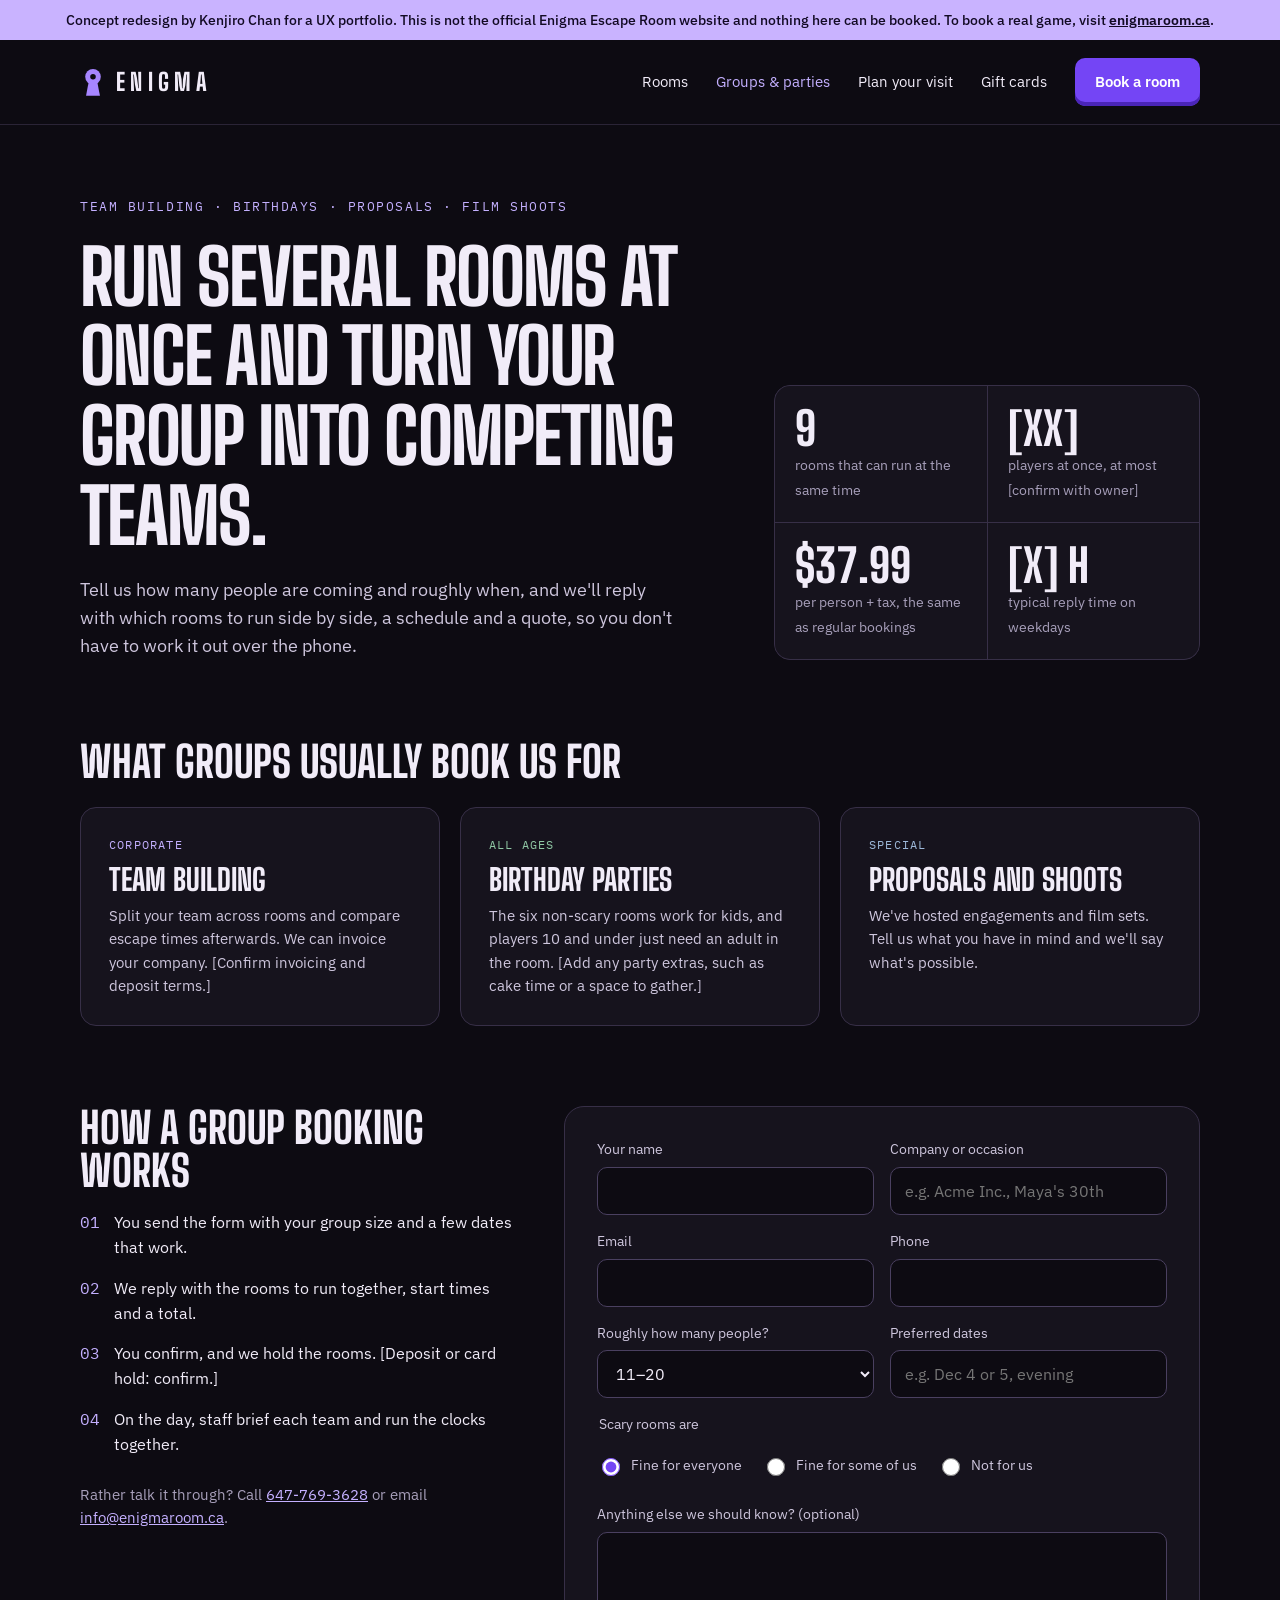
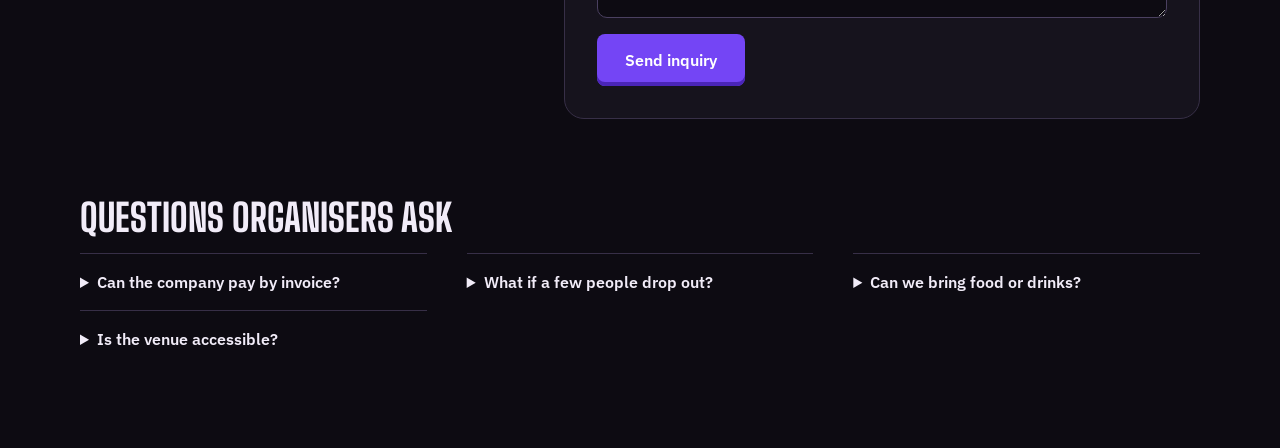
<file: groups.html>
<!doctype html>
<html lang="en">
<head>
<meta charset="utf-8">
<meta name="viewport" content="width=device-width, initial-scale=1">
<meta name="robots" content="noindex, nofollow">
<title>Groups & events — Enigma redesign concept</title>
<link href="https://fonts.googleapis.com/css2?family=Big+Shoulders+Display:wght@700;800&amp;family=IBM+Plex+Mono:wght@400;500&amp;family=IBM+Plex+Sans:wght@400;500;600&amp;display=swap" rel="stylesheet">
<style>
body{margin:0;background:#0D0B12}
a{color:#C4B0FF}a:hover{color:#DDD1FF}
*{box-sizing:border-box}
</style>
<link rel="stylesheet" href="mobile.css?v=4">
</head>
<body>
<div role="note" style="background: #C9B3FF; color: #120A24; font: 500 14px/1.45 'IBM Plex Sans', sans-serif; padding: 10px 20px; text-align: center"><span class="bfull">Concept redesign by Kenjiro Chan for a UX portfolio. This is not the official Enigma Escape Room website and nothing here can be booked. To book a real game, visit <a href="https://www.enigmaroom.ca" style="color: #120A24; font-weight: 600">enigmaroom.ca</a>.</span><span class="bshort">Portfolio concept by Kenjiro Chan, not the official site. Book real games at <a href="https://www.enigmaroom.ca" style="color: #120A24; font-weight: 600">enigmaroom.ca</a>.</span></div>
<div class="mhead">
<a href="index.html" class="logo" aria-label="Enigma Escape Room, home"><svg aria-hidden="true" width="20" height="25" viewBox="0 0 30 36" style="fill: #A685FF"><circle cx="15" cy="12" r="9"></circle><path d="M10 18 L20 18 L23 34 L7 34 Z"></path><circle cx="15" cy="12" r="3.2" style="fill: #0D0B12"></circle></svg>ENIGMA</a>
<div class="right">
<a href="tel:16477693628" class="iconbtn" aria-label="Call Enigma"><svg aria-hidden="true" width="18" height="18" viewBox="0 0 24 24" style="fill: none; stroke: currentColor; stroke-width: 1.8; stroke-linecap: round; stroke-linejoin: round"><path d="M5 3h4l2 5-2.5 1.5a11 11 0 0 0 6 6L16 13l5 2v4a2 2 0 0 1-2 2A16 16 0 0 1 3 5a2 2 0 0 1 2-2"></path></svg></a>
<details><summary><span><svg aria-hidden="true" width="16" height="12" viewBox="0 0 18 14" style="fill: none; stroke: currentColor; stroke-width: 1.8; stroke-linecap: round"><path d="M1 1h16M1 7h16M1 13h16"></path></svg>Menu</span></summary>
<nav aria-label="Mobile">
<a href="index.html#rooms">Rooms</a><a href="book.html">Book a room</a><a href="groups.html">Groups &amp; parties</a><a href="index.html#visit">Visit &amp; FAQ</a><a href="#">Gift cards</a><a href="tel:16477693628" class="call">Call 647-769-3628</a>
</nav></details>
</div>
</div>
<div style="background: #0D0B12; color: #F1ECF8; font-family: 'IBM Plex Sans', sans-serif; font-size: 16px; line-height: 1.55">

<header class="dhead" style="border-bottom: 1px solid #2A2436">
<nav aria-label="Main" style="max-width: 1200px; margin: 0 auto; padding: 18px 40px; display: flex; flex-wrap: wrap; align-items: center; justify-content: space-between; gap: 16px">
<a href="index.html" style="display: flex; align-items: center; gap: 10px; text-decoration: none; color: #F1ECF8"><svg aria-hidden="true" width="26" height="32" viewBox="0 0 30 36" style="fill: #A685FF"><circle cx="15" cy="12" r="9"></circle><path d="M10 18 L20 18 L23 34 L7 34 Z"></path><circle cx="15" cy="12" r="3.2" style="fill: #0D0B12"></circle></svg><span style="font-family: 'Big Shoulders Display', 'Oswald', sans-serif; font-weight: 800; text-transform: uppercase; line-height: 1; letter-spacing: 0.22em; font-size: 24px">ENIGMA</span></a>
<div style="display: flex; flex-wrap: wrap; align-items: center; gap: 28px; font-size: 15px">
<a href="index.html" style="color: #F1ECF8; text-decoration: none">Rooms</a>
<a href="groups.html" aria-current="page" style="color: #C4B0FF; text-decoration: none">Groups &amp; parties</a>
<a href="#" style="color: #F1ECF8; text-decoration: none">Plan your visit</a>
<a href="#" style="color: #F1ECF8; text-decoration: none">Gift cards</a>
<a href="book.html" style="background: #7445F5; color: #FFFFFF; box-shadow: inset 0 -4px 0 #4A25B8; text-decoration: none; padding: 12px 20px; border-radius: 10px; font-weight: 600; min-height: 44px; display: inline-flex; align-items: center">Book a room</a>
</div>
</nav>
</header>

<section style="max-width: 1200px; margin: 0 auto; padding: 72px 40px 40px; display: flex; flex-wrap: wrap; gap: 48px; align-items: flex-end">
<div style="flex: 1 1 560px; min-width: 0; display: flex; flex-direction: column; gap: 20px">
<p style="margin: 0; font-family: 'IBM Plex Mono', monospace; font-size: 13px; letter-spacing: 0.12em; color: #C4B0FF">TEAM BUILDING · BIRTHDAYS · PROPOSALS · FILM SHOOTS</p>
<h1 style="margin: 0; font-family: 'Big Shoulders Display', 'Oswald', sans-serif; font-weight: 800; text-transform: uppercase; line-height: 1; font-size: 76px; line-height: 1.05; letter-spacing: -0.02em">Run several rooms at once and turn your group into competing teams.</h1>
<p style="margin: 0; font-size: 18px; color: #CEC6DD; max-width: 600px">Tell us how many people are coming and roughly when, and we'll reply with which rooms to run side by side, a schedule and a quote, so you don't have to work it out over the phone.</p>
</div>
<div style="flex: 1 1 340px; min-width: 0; display: grid; grid-template-columns: repeat(2, minmax(0, 1fr)); gap: 1px; background: #372F47; border: 1px solid #372F47; border-radius: 16px; overflow: hidden">
<div style="background: #16131D; padding: 20px"><span style="display: block; font-family: 'Big Shoulders Display', 'Oswald', sans-serif; font-size: 46px; font-weight: 800; text-transform: uppercase; line-height: 1">9</span><span style="font-size: 14px; color: #A79FBA">rooms that can run at the same time</span></div>
<div style="background: #16131D; padding: 20px"><span style="display: block; font-family: 'Big Shoulders Display', 'Oswald', sans-serif; font-size: 46px; font-weight: 800; text-transform: uppercase; line-height: 1">[XX]</span><span style="font-size: 14px; color: #A79FBA">players at once, at most [confirm with owner]</span></div>
<div style="background: #16131D; padding: 20px"><span style="display: block; font-family: 'Big Shoulders Display', 'Oswald', sans-serif; font-size: 46px; font-weight: 800; text-transform: uppercase; line-height: 1">$37.99</span><span style="font-size: 14px; color: #A79FBA">per person + tax, the same as regular bookings</span></div>
<div style="background: #16131D; padding: 20px"><span style="display: block; font-family: 'Big Shoulders Display', 'Oswald', sans-serif; font-size: 46px; font-weight: 800; text-transform: uppercase; line-height: 1">[X] h</span><span style="font-size: 14px; color: #A79FBA">typical reply time on weekdays</span></div>
</div>
</section>

<section aria-labelledby="occ-h" style="max-width: 1200px; margin: 0 auto; padding: 40px 40px 24px">
<h2 id="occ-h" style="margin: 0 0 24px; font-family: 'Big Shoulders Display', 'Oswald', sans-serif; font-size: 43px; font-weight: 800; text-transform: uppercase; line-height: 1">What groups usually book us for</h2>
<div style="display: grid; grid-template-columns: repeat(auto-fit, minmax(300px, 1fr)); gap: 20px">
<div style="background: #16131D; border: 1px solid #372F47; border-radius: 16px; padding: 28px; display: flex; flex-direction: column; gap: 10px"><span style="font-family: 'IBM Plex Mono', monospace; font-size: 12px; letter-spacing: 0.1em; color: #C4B0FF">CORPORATE</span><span style="font-family: 'Big Shoulders Display', 'Oswald', sans-serif; font-size: 30px; font-weight: 800; text-transform: uppercase; line-height: 1">Team building</span><span style="color: #CEC6DD; font-size: 15px">Split your team across rooms and compare escape times afterwards. We can invoice your company. [Confirm invoicing and deposit terms.]</span></div>
<div style="background: #16131D; border: 1px solid #372F47; border-radius: 16px; padding: 28px; display: flex; flex-direction: column; gap: 10px"><span style="font-family: 'IBM Plex Mono', monospace; font-size: 12px; letter-spacing: 0.1em; color: #8FC7A4">ALL AGES</span><span style="font-family: 'Big Shoulders Display', 'Oswald', sans-serif; font-size: 30px; font-weight: 800; text-transform: uppercase; line-height: 1">Birthday parties</span><span style="color: #CEC6DD; font-size: 15px">The six non-scary rooms work for kids, and players 10 and under just need an adult in the room. [Add any party extras, such as cake time or a space to gather.]</span></div>
<div style="background: #16131D; border: 1px solid #372F47; border-radius: 16px; padding: 28px; display: flex; flex-direction: column; gap: 10px"><span style="font-family: 'IBM Plex Mono', monospace; font-size: 12px; letter-spacing: 0.1em; color: #9DB8D9">SPECIAL</span><span style="font-family: 'Big Shoulders Display', 'Oswald', sans-serif; font-size: 30px; font-weight: 800; text-transform: uppercase; line-height: 1">Proposals and shoots</span><span style="color: #CEC6DD; font-size: 15px">We've hosted engagements and film sets. Tell us what you have in mind and we'll say what's possible.</span></div>
</div>
</section>

<section aria-labelledby="form-h" style="max-width: 1200px; margin: 0 auto; padding: 56px 40px 24px; display: flex; flex-wrap: wrap; gap: 48px">
<div style="flex: 1 1 360px; min-width: 0; display: flex; flex-direction: column; gap: 18px">
<h2 id="form-h" style="margin: 0; font-family: 'Big Shoulders Display', 'Oswald', sans-serif; font-size: 43px; font-weight: 800; text-transform: uppercase; line-height: 1">How a group booking works</h2>
<ol style="margin: 0; padding: 0; list-style: none; display: flex; flex-direction: column; gap: 16px">
<li style="display: flex; gap: 14px"><span style="font-family: 'IBM Plex Mono', monospace; color: #C4B0FF">01</span><span>You send the form with your group size and a few dates that work.</span></li>
<li style="display: flex; gap: 14px"><span style="font-family: 'IBM Plex Mono', monospace; color: #C4B0FF">02</span><span>We reply with the rooms to run together, start times and a total.</span></li>
<li style="display: flex; gap: 14px"><span style="font-family: 'IBM Plex Mono', monospace; color: #C4B0FF">03</span><span>You confirm, and we hold the rooms. [Deposit or card hold: confirm.]</span></li>
<li style="display: flex; gap: 14px"><span style="font-family: 'IBM Plex Mono', monospace; color: #C4B0FF">04</span><span>On the day, staff brief each team and run the clocks together.</span></li>
</ol>
<p style="margin: 8px 0 0; color: #A79FBA; font-size: 15px">Rather talk it through? Call <a href="tel:16477693628">647-769-3628</a> or email <a href="mailto:info@enigmaroom.ca">info@enigmaroom.ca</a>.</p>
</div>
<form aria-label="Group inquiry" style="flex: 1 1 560px; min-width: 0; background: #16131D; border: 1px solid #372F47; border-radius: 20px; padding: 32px; display: grid; grid-template-columns: repeat(2, minmax(0, 1fr)); gap: 16px">
<label style="display: flex; flex-direction: column; gap: 6px; font-size: 14px; color: #CEC6DD">Your name<input type="text" autocomplete="name" style="min-height: 48px; padding: 0 14px; border-radius: 10px; border: 1px solid #4A4060; background: #0D0B12; color: #F1ECF8; font: 16px 'IBM Plex Sans', sans-serif"></label>
<label style="display: flex; flex-direction: column; gap: 6px; font-size: 14px; color: #CEC6DD">Company or occasion<input type="text" placeholder="e.g. Acme Inc., Maya's 30th" style="min-height: 48px; padding: 0 14px; border-radius: 10px; border: 1px solid #4A4060; background: #0D0B12; color: #F1ECF8; font: 16px 'IBM Plex Sans', sans-serif"></label>
<label style="display: flex; flex-direction: column; gap: 6px; font-size: 14px; color: #CEC6DD">Email<input type="email" autocomplete="email" style="min-height: 48px; padding: 0 14px; border-radius: 10px; border: 1px solid #4A4060; background: #0D0B12; color: #F1ECF8; font: 16px 'IBM Plex Sans', sans-serif"></label>
<label style="display: flex; flex-direction: column; gap: 6px; font-size: 14px; color: #CEC6DD">Phone<input type="tel" autocomplete="tel" style="min-height: 48px; padding: 0 14px; border-radius: 10px; border: 1px solid #4A4060; background: #0D0B12; color: #F1ECF8; font: 16px 'IBM Plex Sans', sans-serif"></label>
<label style="display: flex; flex-direction: column; gap: 6px; font-size: 14px; color: #CEC6DD">Roughly how many people?<select style="min-height: 48px; padding: 0 14px; border-radius: 10px; border: 1px solid #4A4060; background: #0D0B12; color: #F1ECF8; font: 16px 'IBM Plex Sans', sans-serif"><option>11–20</option><option>21–40</option><option>41–60</option><option>More than 60</option></select></label>
<label style="display: flex; flex-direction: column; gap: 6px; font-size: 14px; color: #CEC6DD">Preferred dates<input type="text" placeholder="e.g. Dec 4 or 5, evening" style="min-height: 48px; padding: 0 14px; border-radius: 10px; border: 1px solid #4A4060; background: #0D0B12; color: #F1ECF8; font: 16px 'IBM Plex Sans', sans-serif"></label>
<fieldset style="grid-column: 1 / -1; border: 0; padding: 0; margin: 0; display: flex; flex-wrap: wrap; gap: 8px 20px; font-size: 14px; color: #CEC6DD">
<legend style="margin-bottom: 8px">Scary rooms are</legend>
<label style="display: flex; align-items: center; gap: 8px; min-height: 44px"><input type="radio" name="scare" checked style="width: 18px; height: 18px; accent-color: #7445F5">Fine for everyone</label>
<label style="display: flex; align-items: center; gap: 8px; min-height: 44px"><input type="radio" name="scare" style="width: 18px; height: 18px; accent-color: #7445F5">Fine for some of us</label>
<label style="display: flex; align-items: center; gap: 8px; min-height: 44px"><input type="radio" name="scare" style="width: 18px; height: 18px; accent-color: #7445F5">Not for us</label>
</fieldset>
<label style="grid-column: 1 / -1; display: flex; flex-direction: column; gap: 6px; font-size: 14px; color: #CEC6DD">Anything else we should know? (optional)<textarea rows="3" style="padding: 12px 14px; border-radius: 10px; border: 1px solid #4A4060; background: #0D0B12; color: #F1ECF8; font: 16px 'IBM Plex Sans', sans-serif; resize: vertical"></textarea></label>
<button type="button" style="grid-column: 1 / -1; justify-self: start; min-height: 52px; padding: 0 28px; border: 0; border-radius: 8px; background: #7445F5; color: #FFFFFF; box-shadow: inset 0 -4px 0 #4A25B8; font: 600 16px 'IBM Plex Sans', sans-serif">Send inquiry</button>
</form>
</section>

<section aria-labelledby="gfaq-h" style="max-width: 1200px; margin: 0 auto; padding: 56px 40px 80px">
<h2 id="gfaq-h" style="margin: 0 0 16px; font-family: 'Big Shoulders Display', 'Oswald', sans-serif; font-size: 38px; font-weight: 800; text-transform: uppercase; line-height: 1">Questions organisers ask</h2>
<div style="display: grid; grid-template-columns: repeat(auto-fit, minmax(320px, 1fr)); gap: 0 40px">
<details style="border-top: 1px solid #372F47; padding: 16px 0"><summary style="cursor: pointer; font-weight: 600">Can the company pay by invoice?</summary><p style="margin: 10px 0 0; color: #CEC6DD">[Owner to confirm invoicing, PO numbers and payment terms.]</p></details>
<details style="border-top: 1px solid #372F47; padding: 16px 0"><summary style="cursor: pointer; font-weight: 600">What if a few people drop out?</summary><p style="margin: 10px 0 0; color: #CEC6DD">Your deposit holds the rooms, and the rest is paid for whoever turns up on the day. If the whole event needs to move, give us 48 hours' notice and we'll reschedule or give you store credit.</p></details>
<details style="border-top: 1px solid #372F47; padding: 16px 0"><summary style="cursor: pointer; font-weight: 600">Can we bring food or drinks?</summary><p style="margin: 10px 0 0; color: #CEC6DD">[Owner to confirm.]</p></details>
<details style="border-top: 1px solid #372F47; padding: 16px 0"><summary style="cursor: pointer; font-weight: 600">Is the venue accessible?</summary><p style="margin: 10px 0 0; color: #CEC6DD">We're on the 3rd floor with an elevator and stairs. Tell us about any accessibility needs in your inquiry and we'll plan around them.</p></details>
</div>
</section>
</div>
<div class="mbar"><span class="meta"><b>Groups of 11 or more</b><span>We reply with a plan and a quote</span></span><a href="#form-h" class="go">Send an inquiry</a></div>
<script>
document.querySelectorAll('form').forEach(f=>f.addEventListener('submit',e=>e.preventDefault()));
document.querySelectorAll('a[href="#"]').forEach(a=>a.addEventListener('click',e=>e.preventDefault()));

</script>
</body>
</html>
</file>
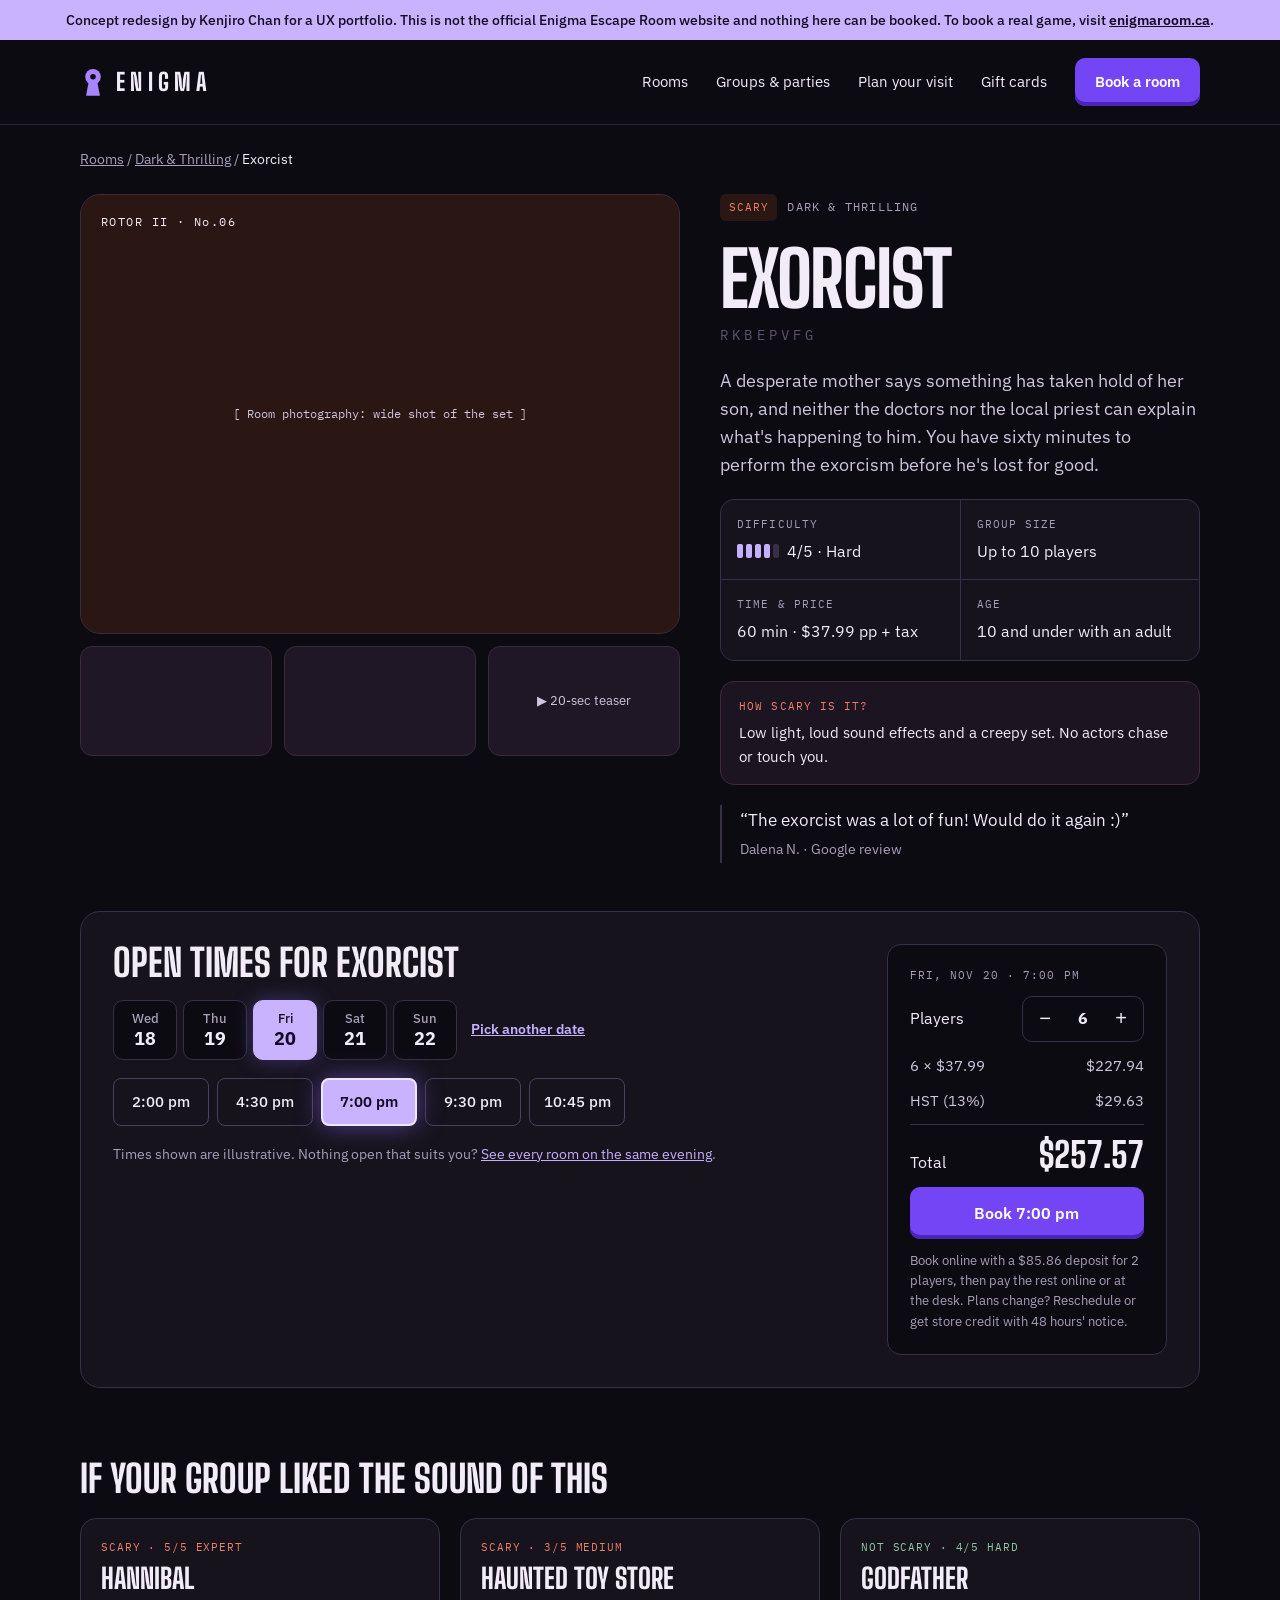
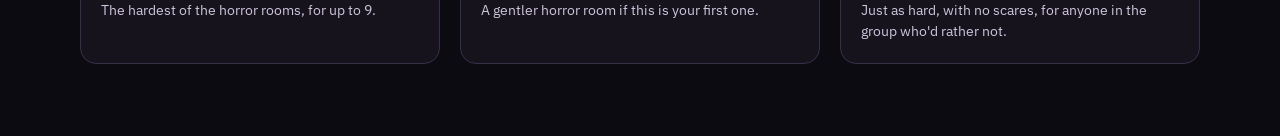
<file: room.html>
<!doctype html>
<html lang="en">
<head>
<meta charset="utf-8">
<meta name="viewport" content="width=device-width, initial-scale=1">
<meta name="robots" content="noindex, nofollow">
<title>Exorcist — Enigma redesign concept</title>
<link href="https://fonts.googleapis.com/css2?family=Big+Shoulders+Display:wght@700;800&amp;family=IBM+Plex+Mono:wght@400;500&amp;family=IBM+Plex+Sans:wght@400;500;600&amp;display=swap" rel="stylesheet">
<style>
body{margin:0;background:#0D0B12}
a{color:#C4B0FF}a:hover{color:#DDD1FF}
*{box-sizing:border-box}
</style>
<link rel="stylesheet" href="mobile.css?v=4">
</head>
<body>
<div role="note" style="background: #C9B3FF; color: #120A24; font: 500 14px/1.45 'IBM Plex Sans', sans-serif; padding: 10px 20px; text-align: center"><span class="bfull">Concept redesign by Kenjiro Chan for a UX portfolio. This is not the official Enigma Escape Room website and nothing here can be booked. To book a real game, visit <a href="https://www.enigmaroom.ca" style="color: #120A24; font-weight: 600">enigmaroom.ca</a>.</span><span class="bshort">Portfolio concept by Kenjiro Chan, not the official site. Book real games at <a href="https://www.enigmaroom.ca" style="color: #120A24; font-weight: 600">enigmaroom.ca</a>.</span></div>
<div class="mhead">
<a href="index.html" class="logo" aria-label="Enigma Escape Room, home"><svg aria-hidden="true" width="20" height="25" viewBox="0 0 30 36" style="fill: #A685FF"><circle cx="15" cy="12" r="9"></circle><path d="M10 18 L20 18 L23 34 L7 34 Z"></path><circle cx="15" cy="12" r="3.2" style="fill: #0D0B12"></circle></svg>ENIGMA</a>
<div class="right">
<a href="tel:16477693628" class="iconbtn" aria-label="Call Enigma"><svg aria-hidden="true" width="18" height="18" viewBox="0 0 24 24" style="fill: none; stroke: currentColor; stroke-width: 1.8; stroke-linecap: round; stroke-linejoin: round"><path d="M5 3h4l2 5-2.5 1.5a11 11 0 0 0 6 6L16 13l5 2v4a2 2 0 0 1-2 2A16 16 0 0 1 3 5a2 2 0 0 1 2-2"></path></svg></a>
<details><summary><span><svg aria-hidden="true" width="16" height="12" viewBox="0 0 18 14" style="fill: none; stroke: currentColor; stroke-width: 1.8; stroke-linecap: round"><path d="M1 1h16M1 7h16M1 13h16"></path></svg>Menu</span></summary>
<nav aria-label="Mobile">
<a href="index.html#rooms">Rooms</a><a href="book.html">Book a room</a><a href="groups.html">Groups &amp; parties</a><a href="index.html#visit">Visit &amp; FAQ</a><a href="#">Gift cards</a><a href="tel:16477693628" class="call">Call 647-769-3628</a>
</nav></details>
</div>
</div>
<div style="background: #0D0B12; color: #F1ECF8; font-family: 'IBM Plex Sans', sans-serif; font-size: 16px; line-height: 1.55">

<header class="dhead" style="border-bottom: 1px solid #2A2436">
<nav aria-label="Main" style="max-width: 1200px; margin: 0 auto; padding: 18px 40px; display: flex; flex-wrap: wrap; align-items: center; justify-content: space-between; gap: 16px">
<a href="index.html" style="display: flex; align-items: center; gap: 10px; text-decoration: none; color: #F1ECF8"><svg aria-hidden="true" width="26" height="32" viewBox="0 0 30 36" style="fill: #A685FF"><circle cx="15" cy="12" r="9"></circle><path d="M10 18 L20 18 L23 34 L7 34 Z"></path><circle cx="15" cy="12" r="3.2" style="fill: #0D0B12"></circle></svg><span style="font-family: 'Big Shoulders Display', 'Oswald', sans-serif; font-weight: 800; text-transform: uppercase; line-height: 1; letter-spacing: 0.22em; font-size: 24px">ENIGMA</span></a>
<div style="display: flex; flex-wrap: wrap; align-items: center; gap: 28px; font-size: 15px">
<a href="index.html" style="color: #F1ECF8; text-decoration: none">Rooms</a>
<a href="groups.html" style="color: #F1ECF8; text-decoration: none">Groups &amp; parties</a>
<a href="#" style="color: #F1ECF8; text-decoration: none">Plan your visit</a>
<a href="#" style="color: #F1ECF8; text-decoration: none">Gift cards</a>
<a href="book.html" style="background: #7445F5; color: #FFFFFF; box-shadow: inset 0 -4px 0 #4A25B8; text-decoration: none; padding: 12px 20px; border-radius: 10px; font-weight: 600; min-height: 44px; display: inline-flex; align-items: center">Book a room</a>
</div>
</nav>
</header>

<div style="max-width: 1200px; margin: 0 auto; padding: 24px 40px 0; font-size: 14px; color: #A79FBA"><a href="index.html" style="color: #A79FBA">Rooms</a> / <a href="index.html" style="color: #A79FBA">Dark &amp; Thrilling</a> / <span style="color: #F1ECF8">Exorcist</span></div>

<section style="max-width: 1200px; margin: 0 auto; padding: 24px 40px 48px; display: flex; flex-wrap: wrap; gap: 40px">
<div style="flex: 1 1 540px; min-width: 0; display: flex; flex-direction: column; gap: 12px">
<div class="gallery-main" style="height: 440px; border-radius: 20px; background: #2A1612; border: 1px solid #3A2A3A; position: relative; display: flex; align-items: center; justify-content: center">
<span style="position: absolute; left: 20px; top: 18px; font-family: 'IBM Plex Mono', monospace; font-size: 12px; letter-spacing: 0.12em; color: #F1ECF8">ROTOR II · No.06</span>
<span style="font-family: 'IBM Plex Mono', monospace; font-size: 12px; color: #CEC6DD">[ Room photography: wide shot of the set ]</span>
</div>
<div class="gallery-thumbs" style="display: grid; grid-template-columns: repeat(3, minmax(0, 1fr)); gap: 12px">
<div style="height: 110px; border-radius: 12px; background: #1F1726; border: 1px solid #3A2A3A"></div>
<div style="height: 110px; border-radius: 12px; background: #1F1726; border: 1px solid #3A2A3A"></div>
<div style="height: 110px; border-radius: 12px; background: #1F1726; border: 1px solid #3A2A3A; display: flex; align-items: center; justify-content: center; font-size: 13px; color: #CEC6DD">▶ 20-sec teaser</div>
</div>
</div>

<div style="flex: 1 1 420px; min-width: 0; display: flex; flex-direction: column; gap: 20px">
<div style="display: flex; gap: 10px; align-items: center"><span style="font-family: 'IBM Plex Mono', monospace; font-size: 11px; letter-spacing: 0.08em; padding: 5px 9px; border-radius: 6px; background: #2A1612; color: #EE7F68">SCARY</span><span style="font-family: 'IBM Plex Mono', monospace; font-size: 12px; letter-spacing: 0.1em; color: #A79FBA">DARK &amp; THRILLING</span></div>
<h1 style="margin: 0; font-family: 'Big Shoulders Display', 'Oswald', sans-serif; font-size: 76px; font-weight: 800; text-transform: uppercase; line-height: 1; line-height: 1; letter-spacing: -0.02em">Exorcist</h1>
<span aria-hidden="true" style="font-family: 'IBM Plex Mono', monospace; font-size: 14px; letter-spacing: 0.3em; color: #5C536F; margin-top: -12px">RKBEPVFG</span>
<p style="margin: 0; font-size: 18px; color: #CEC6DD">A desperate mother says something has taken hold of her son, and neither the doctors nor the local priest can explain what's happening to him. You have sixty minutes to perform the exorcism before he's lost for good.</p>
<dl style="margin: 0; display: grid; grid-template-columns: repeat(2, minmax(0, 1fr)); gap: 1px; background: #372F47; border: 1px solid #372F47; border-radius: 14px; overflow: hidden">
<div style="background: #16131D; padding: 16px"><dt style="font-family: 'IBM Plex Mono', monospace; font-size: 11px; letter-spacing: 0.1em; color: #A79FBA">DIFFICULTY</dt><dd style="margin: 6px 0 0; display: flex; align-items: center; gap: 8px"><span aria-hidden="true" style="display: inline-flex; gap: 3px"><span style="width: 6px; height: 14px; border-radius: 2px; background: #C4B0FF"></span><span style="width: 6px; height: 14px; border-radius: 2px; background: #C4B0FF"></span><span style="width: 6px; height: 14px; border-radius: 2px; background: #C4B0FF"></span><span style="width: 6px; height: 14px; border-radius: 2px; background: #C4B0FF"></span><span style="width: 6px; height: 14px; border-radius: 2px; background: #372F47"></span></span>4/5 · Hard</dd></div>
<div style="background: #16131D; padding: 16px"><dt style="font-family: 'IBM Plex Mono', monospace; font-size: 11px; letter-spacing: 0.1em; color: #A79FBA">GROUP SIZE</dt><dd style="margin: 6px 0 0">Up to 10 players</dd></div>
<div style="background: #16131D; padding: 16px"><dt style="font-family: 'IBM Plex Mono', monospace; font-size: 11px; letter-spacing: 0.1em; color: #A79FBA">TIME &amp; PRICE</dt><dd style="margin: 6px 0 0">60 min · $37.99 pp + tax</dd></div>
<div style="background: #16131D; padding: 16px"><dt style="font-family: 'IBM Plex Mono', monospace; font-size: 11px; letter-spacing: 0.1em; color: #A79FBA">AGE</dt><dd style="margin: 6px 0 0">10 and under with an adult</dd></div>
</dl>
<div style="background: #1C1420; border: 1px solid #3F2A38; border-radius: 14px; padding: 16px 18px; display: flex; flex-direction: column; gap: 6px">
<span style="font-family: 'IBM Plex Mono', monospace; font-size: 11px; letter-spacing: 0.1em; color: #EE7F68">HOW SCARY IS IT?</span>
<span style="font-size: 15px; color: #F1ECF8">Low light, loud sound effects and a creepy set. No actors chase or touch you.</span>
</div>
<figure style="margin: 0; border-left: 2px solid #372F47; padding: 2px 0 2px 18px"><blockquote style="margin: 0; font-size: 17px">“The exorcist was a lot of fun! Would do it again :)”</blockquote><figcaption style="margin-top: 6px; color: #A79FBA; font-size: 14px">Dalena N. · Google review</figcaption></figure>
</div>
</section>

<section aria-labelledby="times-h" style="max-width: 1200px; margin: 0 auto; padding: 0 40px 48px">
<div style="background: #16131D; border: 1px solid #372F47; border-radius: 20px; padding: 32px; display: flex; flex-wrap: wrap; gap: 32px">
<div style="flex: 999 1 520px; min-width: 0; display: flex; flex-direction: column; gap: 18px">
<h2 id="times-h" style="margin: 0; font-family: 'Big Shoulders Display', 'Oswald', sans-serif; font-size: 38px; font-weight: 800; text-transform: uppercase; line-height: 1">Open times for Exorcist</h2>
<div role="group" aria-label="Date" class="hscroll" style="display: flex; flex-wrap: wrap; gap: 6px">
<button type="button" aria-pressed="false" style="width: 64px; min-height: 60px; border-radius: 10px; border: 1px solid #372F47; background: #0D0B12; color: #F1ECF8; font: 500 13px 'IBM Plex Sans', sans-serif; display: flex; flex-direction: column; align-items: center; justify-content: center"><span style="color: #A79FBA">Wed</span><b style="font-size: 18px">18</b></button>
<button type="button" aria-pressed="false" style="width: 64px; min-height: 60px; border-radius: 10px; border: 1px solid #372F47; background: #0D0B12; color: #F1ECF8; font: 500 13px 'IBM Plex Sans', sans-serif; display: flex; flex-direction: column; align-items: center; justify-content: center"><span style="color: #A79FBA">Thu</span><b style="font-size: 18px">19</b></button>
<button type="button" aria-pressed="true" style="width: 64px; min-height: 60px; border-radius: 10px; border: 1px solid #C9B3FF; background: #C9B3FF; color: #120A24; box-shadow: 0 0 20px rgba(150,110,255,0.35); font: 500 13px 'IBM Plex Sans', sans-serif; display: flex; flex-direction: column; align-items: center; justify-content: center"><span>Fri</span><b style="font-size: 18px">20</b></button>
<button type="button" aria-pressed="false" style="width: 64px; min-height: 60px; border-radius: 10px; border: 1px solid #372F47; background: #0D0B12; color: #F1ECF8; font: 500 13px 'IBM Plex Sans', sans-serif; display: flex; flex-direction: column; align-items: center; justify-content: center"><span style="color: #A79FBA">Sat</span><b style="font-size: 18px">21</b></button>
<button type="button" aria-pressed="false" style="width: 64px; min-height: 60px; border-radius: 10px; border: 1px solid #372F47; background: #0D0B12; color: #F1ECF8; font: 500 13px 'IBM Plex Sans', sans-serif; display: flex; flex-direction: column; align-items: center; justify-content: center"><span style="color: #A79FBA">Sun</span><b style="font-size: 18px">22</b></button>
<a href="#" style="align-self: center; margin-left: 8px; font-size: 14px; font-weight: 600">Pick another date</a>
</div>
<div role="group" aria-label="Times" class="hscroll" style="display: flex; flex-wrap: wrap; gap: 8px">
<button type="button" style="min-width: 96px; min-height: 48px; border-radius: 8px; border: 1px solid #4A4060; background: transparent; color: #F1ECF8; font: 500 15px 'IBM Plex Sans', sans-serif">2:00 pm</button>
<button type="button" style="min-width: 96px; min-height: 48px; border-radius: 8px; border: 1px solid #4A4060; background: transparent; color: #F1ECF8; font: 500 15px 'IBM Plex Sans', sans-serif">4:30 pm</button>
<button type="button" aria-pressed="true" style="min-width: 96px; min-height: 48px; border-radius: 8px; border: 2px solid #EFE7FF; background: #C9B3FF; color: #120A24; box-shadow: 0 0 24px rgba(150,110,255,0.5); font: 600 15px 'IBM Plex Sans', sans-serif">7:00 pm</button>
<button type="button" style="min-width: 96px; min-height: 48px; border-radius: 8px; border: 1px solid #4A4060; background: transparent; color: #F1ECF8; font: 500 15px 'IBM Plex Sans', sans-serif">9:30 pm</button>
<button type="button" style="min-width: 96px; min-height: 48px; border-radius: 8px; border: 1px solid #4A4060; background: transparent; color: #F1ECF8; font: 500 15px 'IBM Plex Sans', sans-serif">10:45 pm</button>
</div>
<p style="margin: 0; font-size: 14px; color: #A79FBA">Times shown are illustrative. Nothing open that suits you? <a href="book.html">See every room on the same evening</a>.</p>
</div>
<div style="flex: 1 1 280px; min-width: 260px; background: #0D0B12; border: 1px solid #372F47; border-radius: 14px; padding: 22px; display: flex; flex-direction: column; gap: 12px">
<span style="font-family: 'IBM Plex Mono', monospace; font-size: 11px; letter-spacing: 0.1em; color: #A79FBA">FRI, NOV 20 · 7:00 PM</span>
<div style="display: flex; justify-content: space-between; align-items: center"><span>Players</span><span style="display: flex; align-items: center; gap: 4px; border: 1px solid #372F47; border-radius: 10px; padding: 2px"><button type="button" aria-label="One fewer player" style="width: 40px; height: 40px; border: 0; background: transparent; color: #F1ECF8; font-size: 20px">−</button><b style="min-width: 28px; text-align: center">6</b><button type="button" aria-label="One more player" style="width: 40px; height: 40px; border: 0; background: transparent; color: #F1ECF8; font-size: 20px">+</button></span></div>
<div style="display: flex; justify-content: space-between; font-size: 15px; color: #CEC6DD"><span>6 × $37.99</span><span>$227.94</span></div>
<div style="display: flex; justify-content: space-between; font-size: 15px; color: #CEC6DD"><span>HST (13%)</span><span>$29.63</span></div>
<div style="display: flex; justify-content: space-between; align-items: baseline; border-top: 1px solid #372F47; padding-top: 12px"><span>Total</span><span style="font-family: 'Big Shoulders Display', 'Oswald', sans-serif; font-size: 35px; font-weight: 800; text-transform: uppercase; line-height: 1">$257.57</span></div>
<a href="book.html" style="background: #7445F5; color: #FFFFFF; box-shadow: inset 0 -4px 0 #4A25B8; text-decoration: none; border-radius: 10px; font-weight: 600; min-height: 52px; display: flex; align-items: center; justify-content: center">Book 7:00 pm</a>
<span style="font-size: 13px; color: #A79FBA">Book online with a $85.86 deposit for 2 players, then pay the rest online or at the desk. Plans change? Reschedule or get store credit with 48 hours' notice.</span>
</div>
</div>
</section>

<section aria-labelledby="sim-h" style="max-width: 1200px; margin: 0 auto; padding: 24px 40px 72px">
<h2 id="sim-h" style="margin: 0 0 20px; font-family: 'Big Shoulders Display', 'Oswald', sans-serif; font-size: 38px; font-weight: 800; text-transform: uppercase; line-height: 1">If your group liked the sound of this</h2>
<div style="display: grid; grid-template-columns: repeat(auto-fit, minmax(260px, 1fr)); gap: 20px">
<a href="room.html" style="text-decoration: none; color: #F1ECF8; background: #16131D; border: 1px solid #372F47; border-radius: 16px; padding: 20px; display: flex; flex-direction: column; gap: 8px"><span style="font-family: 'IBM Plex Mono', monospace; font-size: 11px; color: #EE7F68; letter-spacing: 0.08em">SCARY · 5/5 EXPERT</span><span style="font-family: 'Big Shoulders Display', 'Oswald', sans-serif; font-size: 28px; font-weight: 800; text-transform: uppercase; line-height: 1">Hannibal</span><span style="font-size: 14px; color: #CEC6DD">The hardest of the horror rooms, for up to 9.</span></a>
<a href="room.html" style="text-decoration: none; color: #F1ECF8; background: #16131D; border: 1px solid #372F47; border-radius: 16px; padding: 20px; display: flex; flex-direction: column; gap: 8px"><span style="font-family: 'IBM Plex Mono', monospace; font-size: 11px; color: #EE7F68; letter-spacing: 0.08em">SCARY · 3/5 MEDIUM</span><span style="font-family: 'Big Shoulders Display', 'Oswald', sans-serif; font-size: 28px; font-weight: 800; text-transform: uppercase; line-height: 1">Haunted Toy Store</span><span style="font-size: 14px; color: #CEC6DD">A gentler horror room if this is your first one.</span></a>
<a href="room.html" style="text-decoration: none; color: #F1ECF8; background: #16131D; border: 1px solid #372F47; border-radius: 16px; padding: 20px; display: flex; flex-direction: column; gap: 8px"><span style="font-family: 'IBM Plex Mono', monospace; font-size: 11px; color: #8FC7A4; letter-spacing: 0.08em">NOT SCARY · 4/5 HARD</span><span style="font-family: 'Big Shoulders Display', 'Oswald', sans-serif; font-size: 28px; font-weight: 800; text-transform: uppercase; line-height: 1">Godfather</span><span style="font-size: 14px; color: #CEC6DD">Just as hard, with no scares, for anyone in the group who'd rather not.</span></a>
</div>
</section>
</div>
<div class="mbar"><span class="meta"><b>Exorcist · Fri 7:00 pm</b><span>6 players · $85.86 deposit today</span></span><a href="book.html" class="go">Book this time</a></div>
<script>
document.querySelectorAll('form').forEach(f=>f.addEventListener('submit',e=>e.preventDefault()));
document.querySelectorAll('a[href="#"]').forEach(a=>a.addEventListener('click',e=>e.preventDefault()));

</script>
</body>
</html>
</file>
<file: mobile.css>
/* Mobile layer for the Enigma redesign concept.
   The pages use inline styles from the design canvas; these rules override them below 720px. */

.mhead, .mbar, .bshort { display: none; }

@media (max-width: 720px) {
  html { -webkit-text-size-adjust: 100%; }
  body { padding-bottom: 84px; }

  /* Concept banner: one short line instead of four */
  .bfull { display: none; }
  .bshort { display: inline; }
  [role="note"] { font-size: 13px !important; padding: 8px 14px !important; }

  /* Compact sticky header with a menu */
  .dhead { display: none !important; }
  .mhead {
    display: flex; position: sticky; top: 0; z-index: 30;
    align-items: center; justify-content: space-between; gap: 8px;
    height: 58px; padding: 0 12px 0 16px;
    background: rgba(13, 11, 18, 0.96); border-bottom: 1px solid #2A2436;
    font-family: 'IBM Plex Sans', sans-serif;
  }
  .mhead .logo { display: flex; align-items: center; gap: 8px; color: #F1ECF8; text-decoration: none;
    font: 800 22px 'Big Shoulders Display', 'Oswald', sans-serif; letter-spacing: 0.16em; }
  .mhead .right { display: flex; align-items: center; gap: 6px; }
  .mhead .iconbtn { width: 44px; height: 44px; border-radius: 8px; border: 1px solid #372F47; background: transparent;
    display: inline-flex; align-items: center; justify-content: center; color: #F1ECF8; text-decoration: none; }
  .mhead details { position: static; }
  .mhead summary { list-style: none; cursor: pointer; font: 600 15px 'IBM Plex Sans', sans-serif; }
  .mhead summary::-webkit-details-marker { display: none; }
  .mhead summary span { display: inline-flex; align-items: center; gap: 8px; height: 44px; padding: 0 14px;
    border-radius: 8px; border: 1px solid #372F47; color: #F1ECF8; }
  .mhead details[open] summary span { background: #1F1A29; }
  .mhead nav { position: absolute; left: 0; right: 0; top: 58px; background: #16131D; border-bottom: 1px solid #372F47;
    display: flex; flex-direction: column; padding: 8px 0 12px; box-shadow: 0 12px 30px rgba(0,0,0,0.5); }
  .mhead nav a { color: #F1ECF8; text-decoration: none; font-size: 18px; font-weight: 500; padding: 14px 20px; }
  .mhead nav a.call { color: #C4B0FF; font-family: 'IBM Plex Mono', monospace; font-size: 16px; }

  /* Sticky bottom action bar */
  .mbar {
    display: flex; position: fixed; left: 0; right: 0; bottom: 0; z-index: 30;
    align-items: center; justify-content: space-between; gap: 12px;
    padding: 10px 14px calc(10px + env(safe-area-inset-bottom)); min-height: 72px;
    background: #16131D; border-top: 1px solid #372F47; font-family: 'IBM Plex Sans', sans-serif; color: #F1ECF8;
  }
  .mbar .meta { display: flex; flex-direction: column; line-height: 1.25; min-width: 0; }
  .mbar .meta b { font-size: 16px; }
  .mbar .meta span { font-size: 13px; color: #A79FBA; overflow: hidden; text-overflow: ellipsis; white-space: nowrap; }
  .mbar .go { flex: 0 0 auto; min-height: 52px; padding: 0 22px; border: 0; border-radius: 8px; background: #7445F5; color: #fff;
    font: 600 16px 'IBM Plex Sans', sans-serif; text-decoration: none; display: inline-flex; align-items: center;
    box-shadow: inset 0 -4px 0 #4A25B8; cursor: pointer; }
  .mbar .go[disabled] { background: #2A2436; color: #A79FBA; box-shadow: none; cursor: default; }

  /* Spacing */
  section, footer > div { padding-left: 18px !important; padding-right: 18px !important; }
  section { padding-top: 40px !important; }
  section.hero { padding-top: 20px !important; padding-bottom: 32px !important; gap: 28px !important; }

  /* Type scale */
  [style*="font-size: 96px"] { font-size: 46px !important; line-height: 0.95 !important; }
  [style*="font-size: 76px"] { font-size: 42px !important; line-height: 0.98 !important; }
  [style*="font-size: 54px"] { font-size: 36px !important; }
  [style*="font-size: 46px"] { font-size: 32px !important; }
  [style*="font-size: 50px"] { font-size: 34px !important; }
  [style*="font-size: 60px"] { font-size: 38px !important; }
  [style*="font-size: 20px; color: #CEC6DD"] { font-size: 17px !important; }
  .cipher { display: none !important; }

  /* Homepage finder */
  #finder { padding: 12px !important; }
  .chips { flex-wrap: nowrap !important; overflow-x: auto !important; scrollbar-width: none; }
  .chips::-webkit-scrollbar { display: none; }
  .chips > * { flex: 0 0 auto !important; }
  #finder > div > [role="group"] { flex: 1 1 100% !important; }

  /* Horizontal strips instead of wrapping rows */
  .hscroll { flex-wrap: nowrap !important; overflow-x: auto !important; scrollbar-width: none;
    margin-left: -18px; margin-right: -18px; padding-left: 18px !important; padding-right: 18px !important;
    scroll-snap-type: x proximity; scroll-padding-left: 18px; }
  .hscroll::-webkit-scrollbar { display: none; }
  .hscroll > * { flex: 0 0 auto !important; scroll-snap-align: start; }

  /* Room cards become compact rows */
  .room-card { flex-direction: row !important; min-height: 128px; }
  .room-img { flex: 0 0 104px; height: auto !important; border-bottom: 0 !important; border-right: 1px solid #372F47; }
  .room-img .rotor { font-size: 10px !important; left: 8px !important; top: 8px !important; }
  .room-card .rname { font-size: 24px !important; }
  .room-card .rcipher { display: none; }

  /* Groups form and two-column grids collapse */
  form[aria-label="Group inquiry"] { grid-template-columns: 1fr !important; padding: 22px !important; }
  section[aria-labelledby="groups-h"] > div { padding: 28px 22px !important; }

  /* Room page */
  .gallery-main { height: 240px !important; }
  .gallery-thumbs > * { height: 72px !important; }

  /* Inner containers that carried desktop padding */
  section > div[style*="padding: 64px 40px"] { padding: 0 !important; }
  a[style*="padding: 28px; display: flex; flex-direction: column; gap: 14px"] { padding: 20px !important; gap: 10px !important; }
  [style*="padding: 44px; display: flex"] { padding: 26px 22px !important; }

  /* Booking page */
  .bk-head { padding: 10px 18px !important; gap: 8px !important; }
  .bk-meta-label { display: none !important; }
  .bk-steps li:not([aria-current]) .lbltxt { display: none; }
  .bk-room { padding: 14px !important; gap: 12px !important; }
  .bk-room .lamp { width: 66px !important; height: 66px !important; font-size: 13px !important; }
  .bk-controls { gap: 18px !important; }
  .bk-controls > [role="group"] { width: 100%; }
}
</file>
